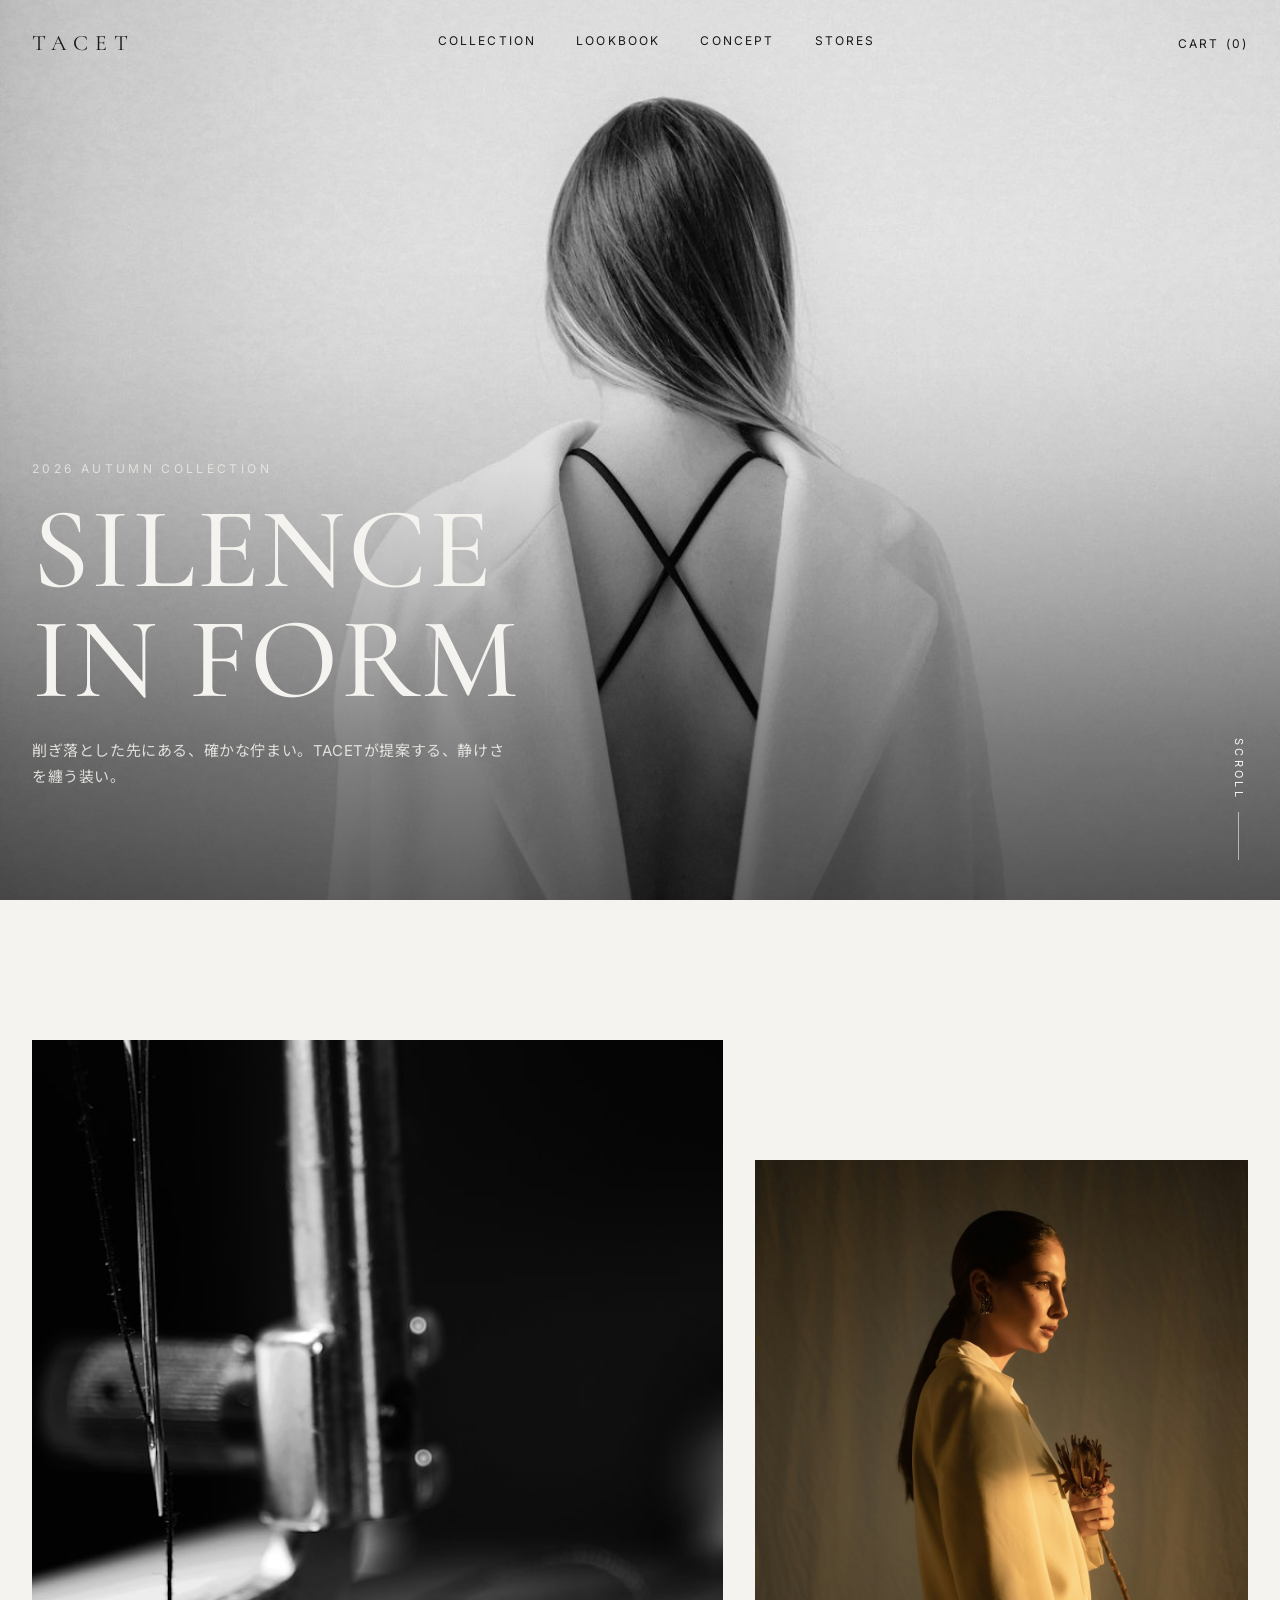
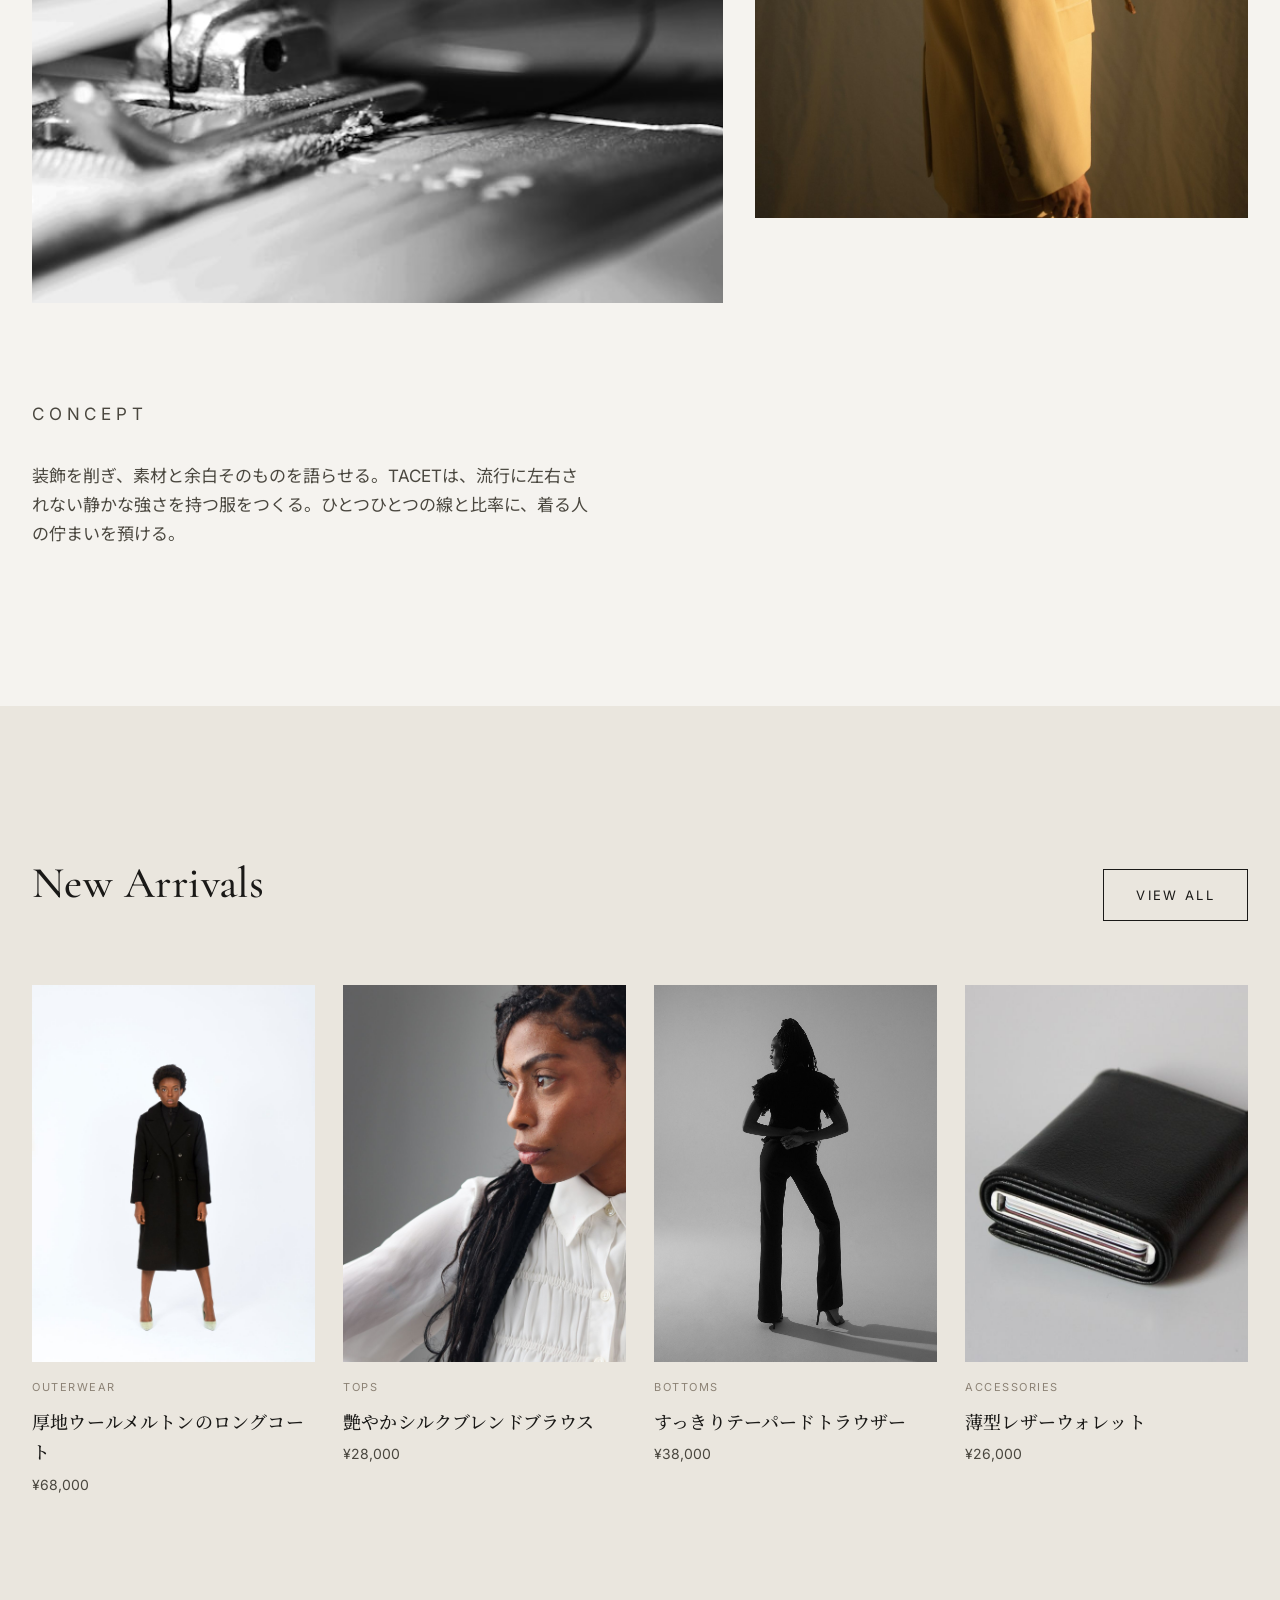
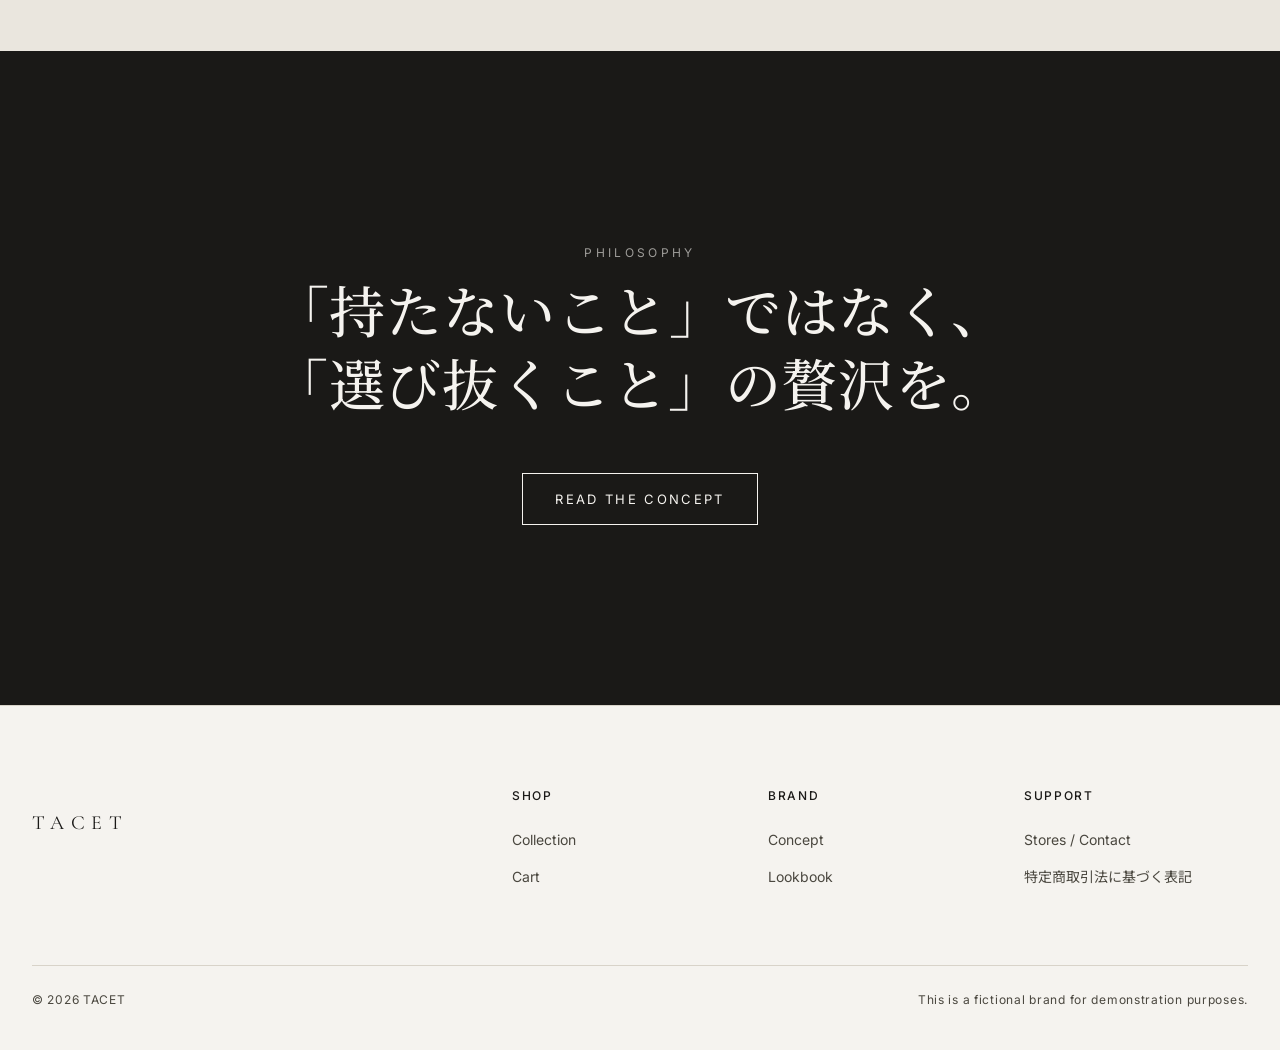
<file: index.html>
<!DOCTYPE html>
<html lang="ja">
<head>
<meta charset="UTF-8">
<meta name="viewport" content="width=device-width, initial-scale=1.0">
<title>TACET — 静けさを、纏う。</title>
<link rel="preconnect" href="https://fonts.googleapis.com">
<link rel="preconnect" href="https://fonts.gstatic.com" crossorigin>
<link href="https://fonts.googleapis.com/css2?family=Cormorant+Garamond:wght@400;500;600&family=Inter:wght@400;500&family=Noto+Sans+JP:wght@300;400;500&family=Noto+Serif+JP:wght@500&display=swap" rel="stylesheet">
<link rel="stylesheet" href="css/style.css">
</head>
<body>

<header class="site-header">
  <div class="container">
    <a href="index.html" class="logo">TACET</a>
    <nav class="main-nav">
      <a href="collection.html">Collection</a>
      <a href="lookbook.html">Lookbook</a>
      <a href="concept.html">Concept</a>
      <a href="contact.html">Stores</a>
    </nav>
    <div class="header-actions">
      <a href="cart.html" class="cart-link">Cart<span class="cart-count" data-cart-count>(0)</span></a>
      <button class="nav-toggle" aria-label="メニューを開く">Menu</button>
    </div>
  </div>
</header>

<main>

  <section class="hero">
    <img class="ph" src="assets/images/concept/concept-hero.jpg" alt="静けさを纏うTACETのイメージビジュアル">
    <div class="container hero-content">
      <p class="eyebrow" style="color:rgba(245,243,239,.7)">2026 Autumn Collection</p>
      <h1 class="hero-title">SILENCE<br>IN FORM</h1>
      <p class="hero-sub">削ぎ落とした先にある、確かな佇まい。TACETが提案する、静けさを纏う装い。</p>
    </div>
    <span class="scroll-cue">Scroll</span>
  </section>

  <section class="section-pad">
    <div class="container">
      <div class="offset-grid">
        <img class="ph" src="assets/images/concept/concept-material.jpg" alt="上質な天然素材の織り目のクローズアップ" loading="lazy">
        <img class="ph" src="assets/images/concept/concept-presence.jpg" alt="服を纏う人の静かな佇まい" loading="lazy">
        <div class="editorial-copy">
          <p class="eyebrow">Concept</p>
          <p>装飾を削ぎ、素材と余白そのものを語らせる。TACETは、流行に左右されない静かな強さを持つ服をつくる。ひとつひとつの線と比率に、着る人の佇まいを預ける。</p>
        </div>
      </div>
    </div>
  </section>

  <section class="section-pad" style="background:var(--color-bg-alt)">
    <div class="container">
      <div class="section-head">
        <h2>New Arrivals</h2>
        <a href="collection.html" class="btn">View All</a>
      </div>
      <div class="product-row">
        <a class="product-card" href="product.html?id=p01">
          <img class="ph" src="assets/images/p01-1.jpg" alt="厚地ウールメルトンのロングコート" loading="lazy">
          <p class="cat">Outerwear</p>
          <h3>厚地ウールメルトンのロングコート</h3>
          <p class="price">¥68,000</p>
        </a>
        <a class="product-card" href="product.html?id=p05">
          <img class="ph" src="assets/images/p05-1.jpg" alt="艶やかシルクブレンドブラウス" loading="lazy">
          <p class="cat">Tops</p>
          <h3>艶やかシルクブレンドブラウス</h3>
          <p class="price">¥28,000</p>
        </a>
        <a class="product-card" href="product.html?id=p09">
          <img class="ph" src="assets/images/p09-1.jpg" alt="すっきりテーパードトラウザー" loading="lazy">
          <p class="cat">Bottoms</p>
          <h3>すっきりテーパードトラウザー</h3>
          <p class="price">¥38,000</p>
        </a>
        <a class="product-card" href="product.html?id=p13">
          <img class="ph" src="assets/images/p13-1.jpg" alt="薄型レザーウォレット" loading="lazy">
          <p class="cat">Accessories</p>
          <h3>薄型レザーウォレット</h3>
          <p class="price">¥26,000</p>
        </a>
      </div>
    </div>
  </section>

  <section class="concept-teaser" data-header-invert>
    <div class="container">
      <p class="eyebrow">Philosophy</p>
      <h2>「持たないこと」ではなく、<br>「選び抜くこと」の贅沢を。</h2>
      <a href="concept.html" class="btn btn-inverse">Read the Concept</a>
    </div>
  </section>

</main>

<footer class="site-footer">
  <div class="container">
    <div class="footer-grid">
      <div>
        <p class="logo" style="color:var(--color-ink); font-size:20px;">TACET</p>
      </div>
      <div>
        <h4>Shop</h4>
        <ul>
          <li><a href="collection.html">Collection</a></li>
          <li><a href="cart.html">Cart</a></li>
        </ul>
      </div>
      <div>
        <h4>Brand</h4>
        <ul>
          <li><a href="concept.html">Concept</a></li>
          <li><a href="lookbook.html">Lookbook</a></li>
        </ul>
      </div>
      <div>
        <h4>Support</h4>
        <ul>
          <li><a href="contact.html">Stores / Contact</a></li>
          <li><a href="legal.html">特定商取引法に基づく表記</a></li>
        </ul>
      </div>
    </div>
    <div class="footer-bottom">
      <span>&copy; 2026 TACET</span>
      <span>This is a fictional brand for demonstration purposes.</span>
    </div>
  </div>
</footer>

<script src="js/main.js"></script>
</body>
</html>
</file>
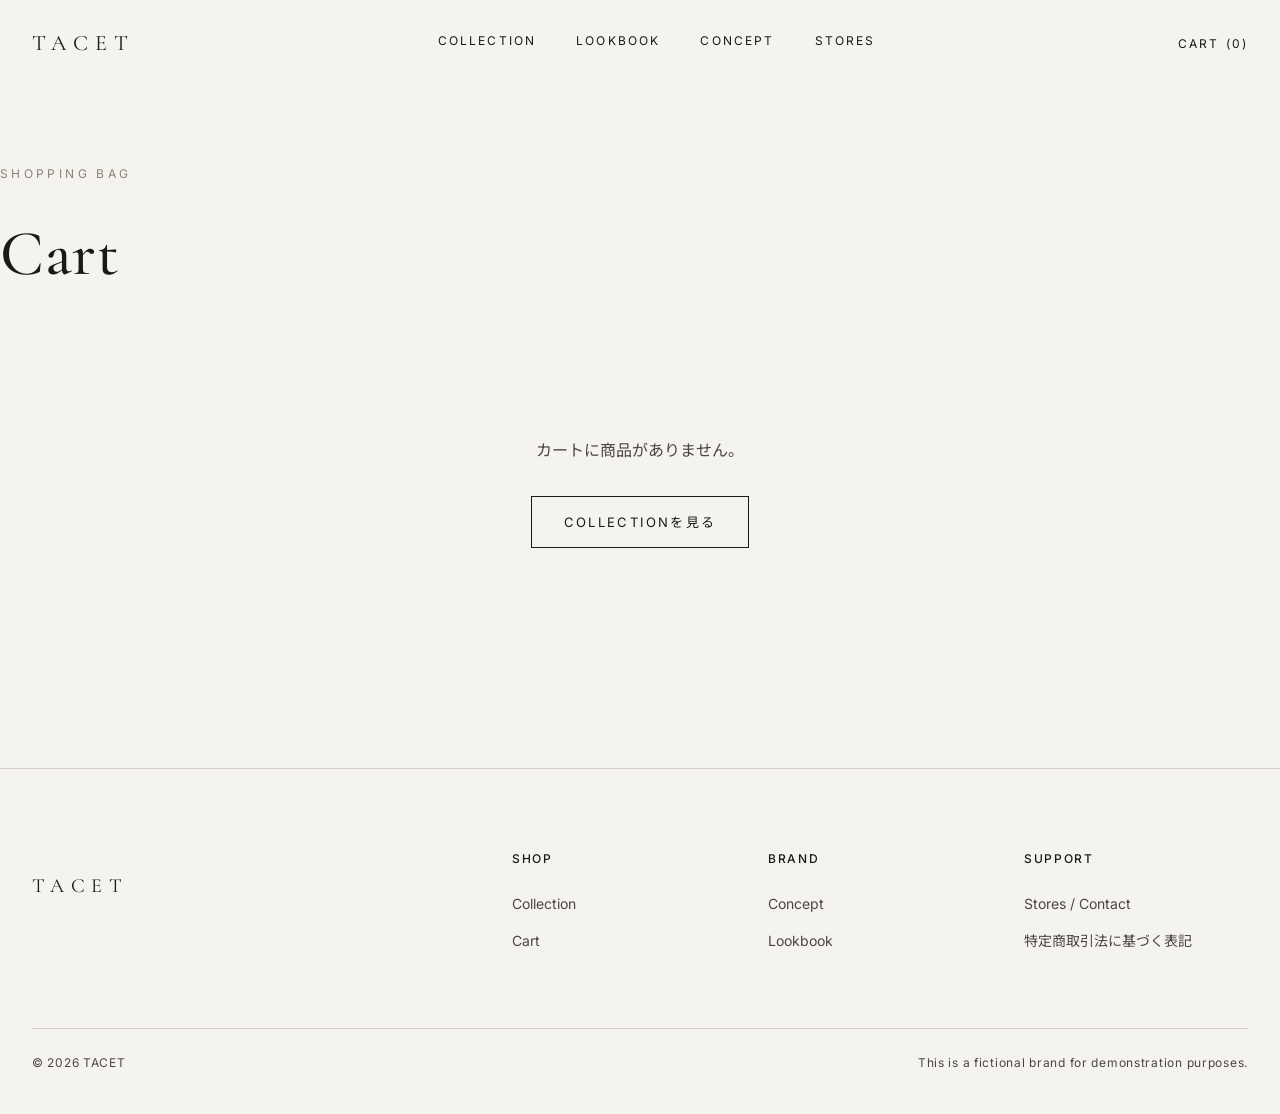
<file: cart.html>
<!DOCTYPE html>
<html lang="ja">
<head>
<meta charset="UTF-8">
<meta name="viewport" content="width=device-width, initial-scale=1.0">
<title>Cart — TACET</title>
<link rel="preconnect" href="https://fonts.googleapis.com">
<link rel="preconnect" href="https://fonts.gstatic.com" crossorigin>
<link href="https://fonts.googleapis.com/css2?family=Cormorant+Garamond:wght@400;500;600&family=Inter:wght@400;500&family=Noto+Sans+JP:wght@300;400;500&family=Noto+Serif+JP:wght@500&display=swap" rel="stylesheet">
<link rel="stylesheet" href="css/style.css">
<link rel="stylesheet" href="css/pages/cart.css">
</head>
<body>

<header class="site-header">
  <div class="container">
    <a href="index.html" class="logo">TACET</a>
    <nav class="main-nav">
      <a href="collection.html">Collection</a>
      <a href="lookbook.html">Lookbook</a>
      <a href="concept.html">Concept</a>
      <a href="contact.html">Stores</a>
    </nav>
    <div class="header-actions">
      <a href="cart.html" class="cart-link" aria-current="page">Cart<span class="cart-count" data-cart-count>(0)</span></a>
      <button class="nav-toggle" aria-label="メニューを開く">Menu</button>
    </div>
  </div>
</header>

<main>

  <section class="page-header container">
    <p class="eyebrow">Shopping Bag</p>
    <h1>Cart</h1>
  </section>

  <section class="cart-section container">

    <div id="cart-empty" class="cart-empty">
      <p>カートに商品がありません。</p>
      <a href="collection.html" class="btn">Collectionを見る</a>
    </div>

    <div id="cart-content" class="cart-content" hidden>
      <div class="cart-list" id="cart-list" aria-live="polite"></div>

      <aside class="cart-summary">
        <h2>Order Summary</h2>
        <div class="summary-row">
          <span>小計</span>
          <span id="cart-subtotal">¥0</span>
        </div>
        <div class="summary-row summary-total">
          <span>合計</span>
          <span id="cart-total">¥0</span>
        </div>
        <p class="summary-note">送料・お支払い方法は購入手続き画面でご確認いただけます。</p>
        <a href="checkout.html" class="btn btn-block">Checkoutへ進む</a>
      </aside>
    </div>

  </section>

</main>

<footer class="site-footer">
  <div class="container">
    <div class="footer-grid">
      <div>
        <p class="logo" style="color:var(--color-ink); font-size:20px;">TACET</p>
      </div>
      <div>
        <h4>Shop</h4>
        <ul>
          <li><a href="collection.html">Collection</a></li>
          <li><a href="cart.html">Cart</a></li>
        </ul>
      </div>
      <div>
        <h4>Brand</h4>
        <ul>
          <li><a href="concept.html">Concept</a></li>
          <li><a href="lookbook.html">Lookbook</a></li>
        </ul>
      </div>
      <div>
        <h4>Support</h4>
        <ul>
          <li><a href="contact.html">Stores / Contact</a></li>
          <li><a href="legal.html">特定商取引法に基づく表記</a></li>
        </ul>
      </div>
    </div>
    <div class="footer-bottom">
      <span>&copy; 2026 TACET</span>
      <span>This is a fictional brand for demonstration purposes.</span>
    </div>
  </div>
</footer>

<script src="js/main.js"></script>
<script src="js/cart.js"></script>
<script src="js/pages/cart.js"></script>
</body>
</html>
</file>
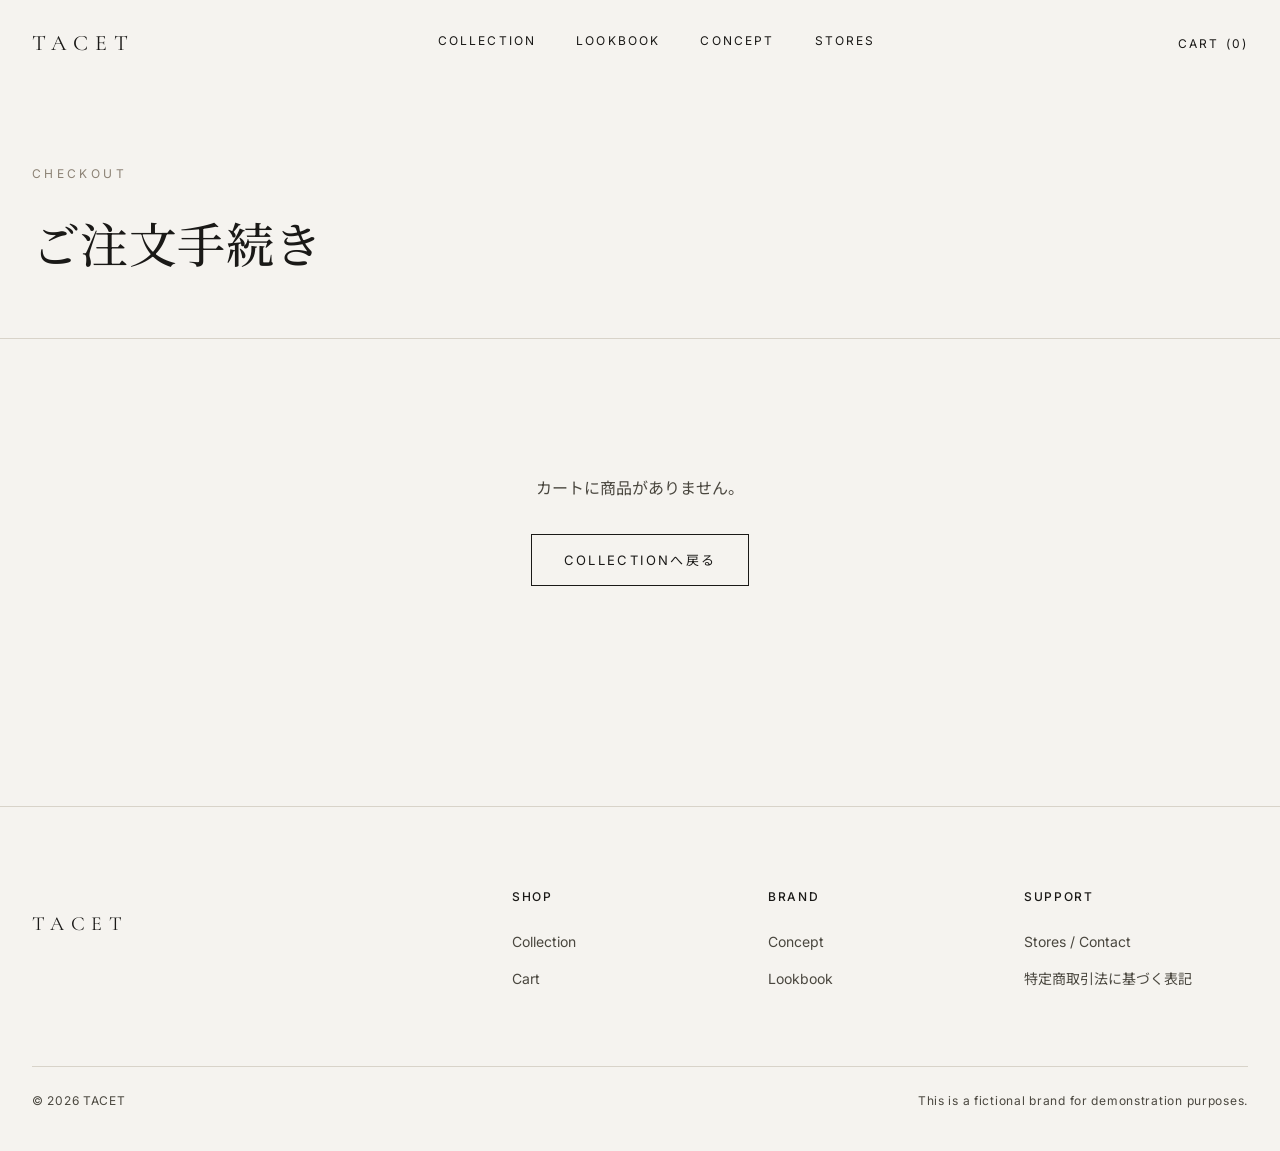
<file: checkout.html>
<!DOCTYPE html>
<html lang="ja">
<head>
<meta charset="UTF-8">
<meta name="viewport" content="width=device-width, initial-scale=1.0">
<title>Checkout — TACET</title>
<link rel="preconnect" href="https://fonts.googleapis.com">
<link rel="preconnect" href="https://fonts.gstatic.com" crossorigin>
<link href="https://fonts.googleapis.com/css2?family=Cormorant+Garamond:wght@400;500;600&family=Inter:wght@400;500&family=Noto+Sans+JP:wght@300;400;500&family=Noto+Serif+JP:wght@500&display=swap" rel="stylesheet">
<link rel="stylesheet" href="css/style.css">
<link rel="stylesheet" href="css/pages/checkout.css">
</head>
<body>

<header class="site-header">
  <div class="container">
    <a href="index.html" class="logo">TACET</a>
    <nav class="main-nav">
      <a href="collection.html">Collection</a>
      <a href="lookbook.html">Lookbook</a>
      <a href="concept.html">Concept</a>
      <a href="contact.html">Stores</a>
    </nav>
    <div class="header-actions">
      <a href="cart.html" class="cart-link">Cart<span class="cart-count" data-cart-count>(0)</span></a>
      <button class="nav-toggle" aria-label="メニューを開く">Menu</button>
    </div>
  </div>
</header>

<main>

  <section class="checkout-hero" data-checkout-hero>
    <div class="container">
      <p class="eyebrow">Checkout</p>
      <h1>ご注文手続き</h1>
    </div>
  </section>

  <section class="section-pad checkout-section" data-view="form">

    <!-- 空カート時 -->
    <div class="container checkout-empty" data-checkout-empty hidden>
      <p>カートに商品がありません。</p>
      <a href="collection.html" class="btn">Collectionへ戻る</a>
    </div>

    <!-- 入力・確認フォーム -->
    <div class="container checkout-grid" data-checkout-form hidden>
      <form class="checkout-form" data-order-form novalidate>
        <h2>配送先情報</h2>

        <div class="form-row">
          <label for="name">氏名<span class="required">必須</span></label>
          <input type="text" id="name" name="name" autocomplete="name" required>
        </div>

        <div class="form-row form-row-split">
          <div>
            <label for="zip">郵便番号<span class="required">必須</span></label>
            <input type="text" id="zip" name="zip" autocomplete="postal-code" placeholder="000-0000" required>
          </div>
          <div>
            <label for="tel">電話番号<span class="required">必須</span></label>
            <input type="tel" id="tel" name="tel" autocomplete="tel" required>
          </div>
        </div>

        <div class="form-row">
          <label for="address">住所<span class="required">必須</span></label>
          <input type="text" id="address" name="address" autocomplete="street-address" required>
        </div>

        <div class="form-row">
          <label for="email">メールアドレス<span class="required">必須</span></label>
          <input type="email" id="email" name="email" autocomplete="email" required>
        </div>

        <h2 class="section-gap">お支払い方法</h2>

        <div class="form-row form-row-radio">
          <label class="radio-label">
            <input type="radio" name="payment" value="credit" checked>
            クレジットカード（モック）
          </label>
          <label class="radio-label">
            <input type="radio" name="payment" value="cod">
            代金引換
          </label>
        </div>

        <p class="checkout-note">※本サイトはデモです。実際の決済は行われません。</p>

        <button type="submit" class="btn btn-order">注文を確定する</button>
      </form>

      <aside class="order-summary">
        <h2>注文内容</h2>
        <ul class="order-items" data-order-items></ul>
        <div class="order-total-row">
          <span>小計</span>
          <span data-order-subtotal>¥0</span>
        </div>
        <div class="order-total-row">
          <span>送料</span>
          <span>¥0</span>
        </div>
        <div class="order-total-row order-total-row-final">
          <span>合計</span>
          <span data-order-total>¥0</span>
        </div>
      </aside>
    </div>

  </section>

  <!-- 注文確認完了画面 -->
  <section class="section-pad checkout-complete" data-checkout-complete hidden>
    <div class="container">
      <p class="eyebrow">Thank you</p>
      <h1>ご注文ありがとうございます</h1>
      <p class="checkout-complete-text">ご注文を承りました。確認のご連絡は登録いただいたメールアドレス宛にお送りいたします（本サイトはデモのため、実際のメール送信は行われません）。</p>
      <p class="checkout-order-no" data-order-number></p>
      <a href="index.html" class="btn">Homeへ戻る</a>
    </div>
  </section>

</main>

<footer class="site-footer">
  <div class="container">
    <div class="footer-grid">
      <div>
        <p class="logo" style="color:var(--color-ink); font-size:20px;">TACET</p>
      </div>
      <div>
        <h4>Shop</h4>
        <ul>
          <li><a href="collection.html">Collection</a></li>
          <li><a href="cart.html">Cart</a></li>
        </ul>
      </div>
      <div>
        <h4>Brand</h4>
        <ul>
          <li><a href="concept.html">Concept</a></li>
          <li><a href="lookbook.html">Lookbook</a></li>
        </ul>
      </div>
      <div>
        <h4>Support</h4>
        <ul>
          <li><a href="contact.html">Stores / Contact</a></li>
          <li><a href="legal.html">特定商取引法に基づく表記</a></li>
        </ul>
      </div>
    </div>
    <div class="footer-bottom">
      <span>&copy; 2026 TACET</span>
      <span>This is a fictional brand for demonstration purposes.</span>
    </div>
  </div>
</footer>

<script src="js/main.js"></script>
<script src="js/cart.js"></script>
<script src="js/pages/checkout.js"></script>
</body>
</html>
</file>
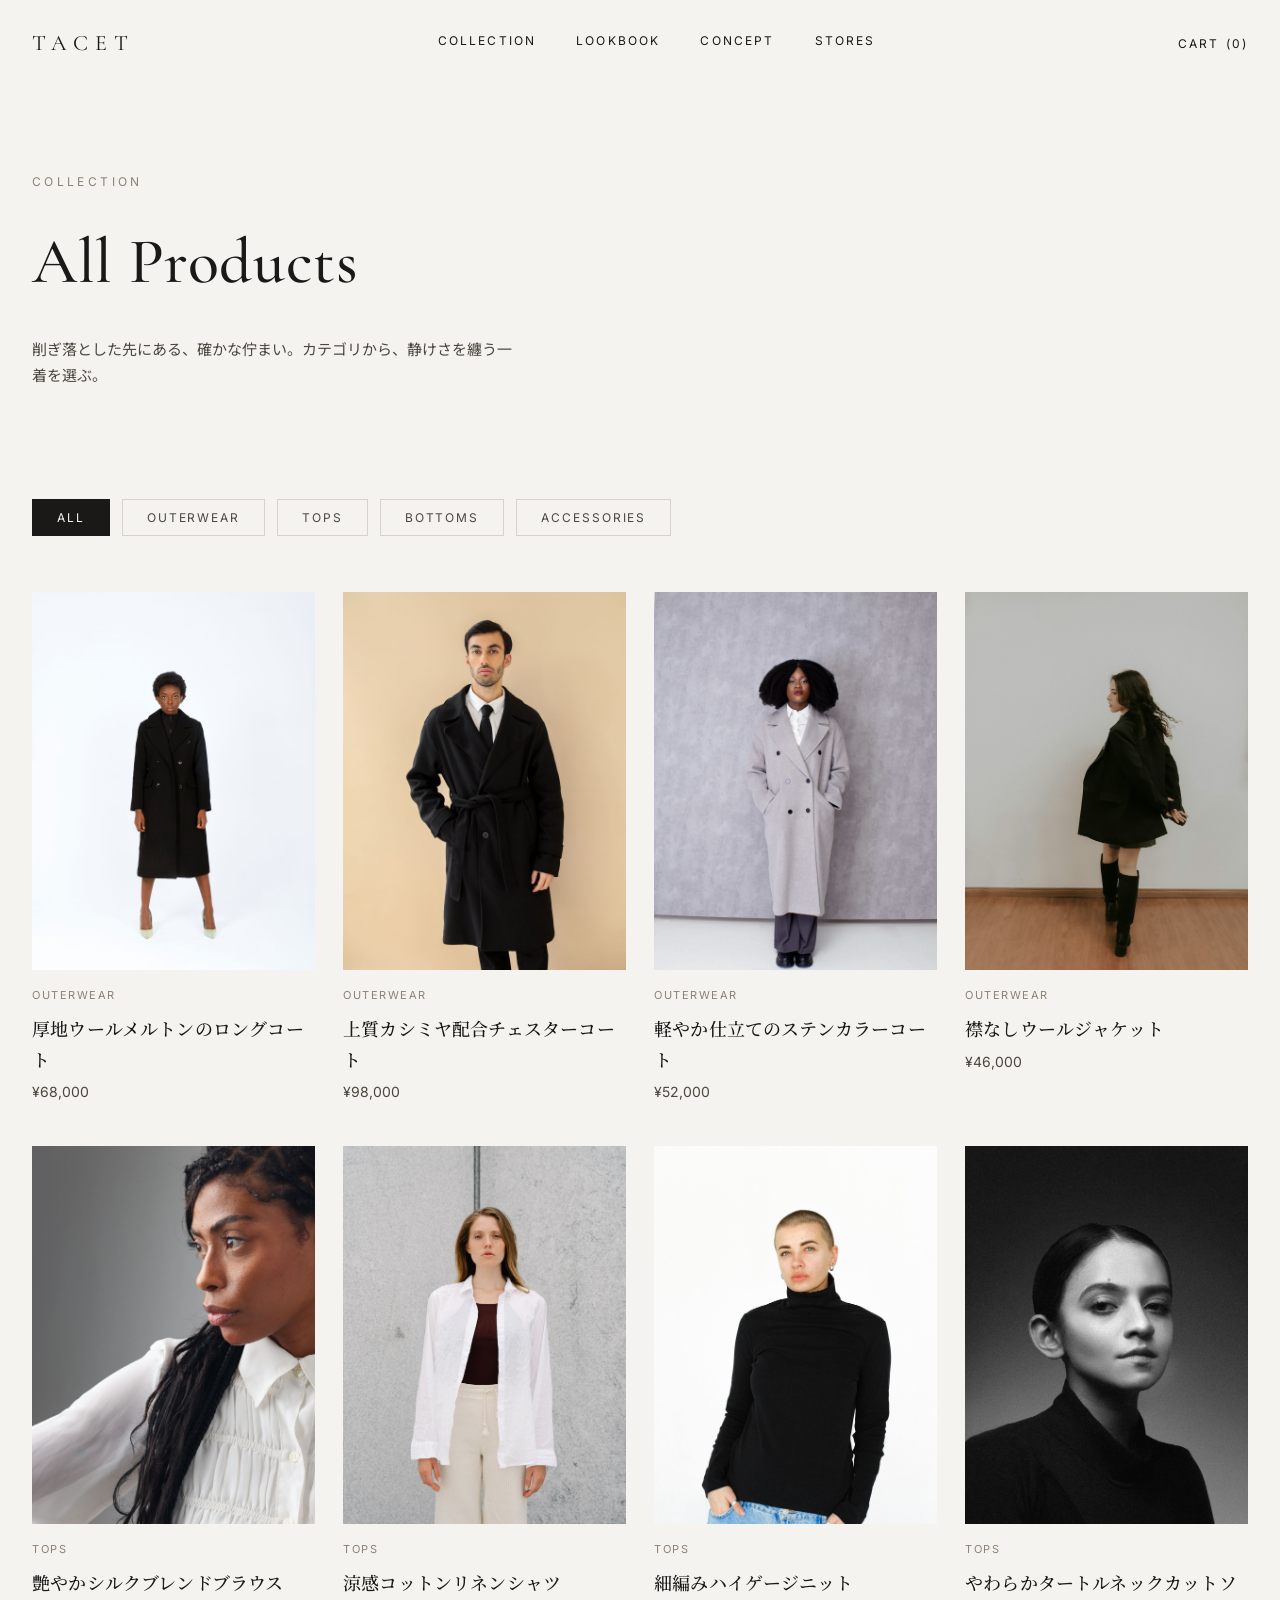
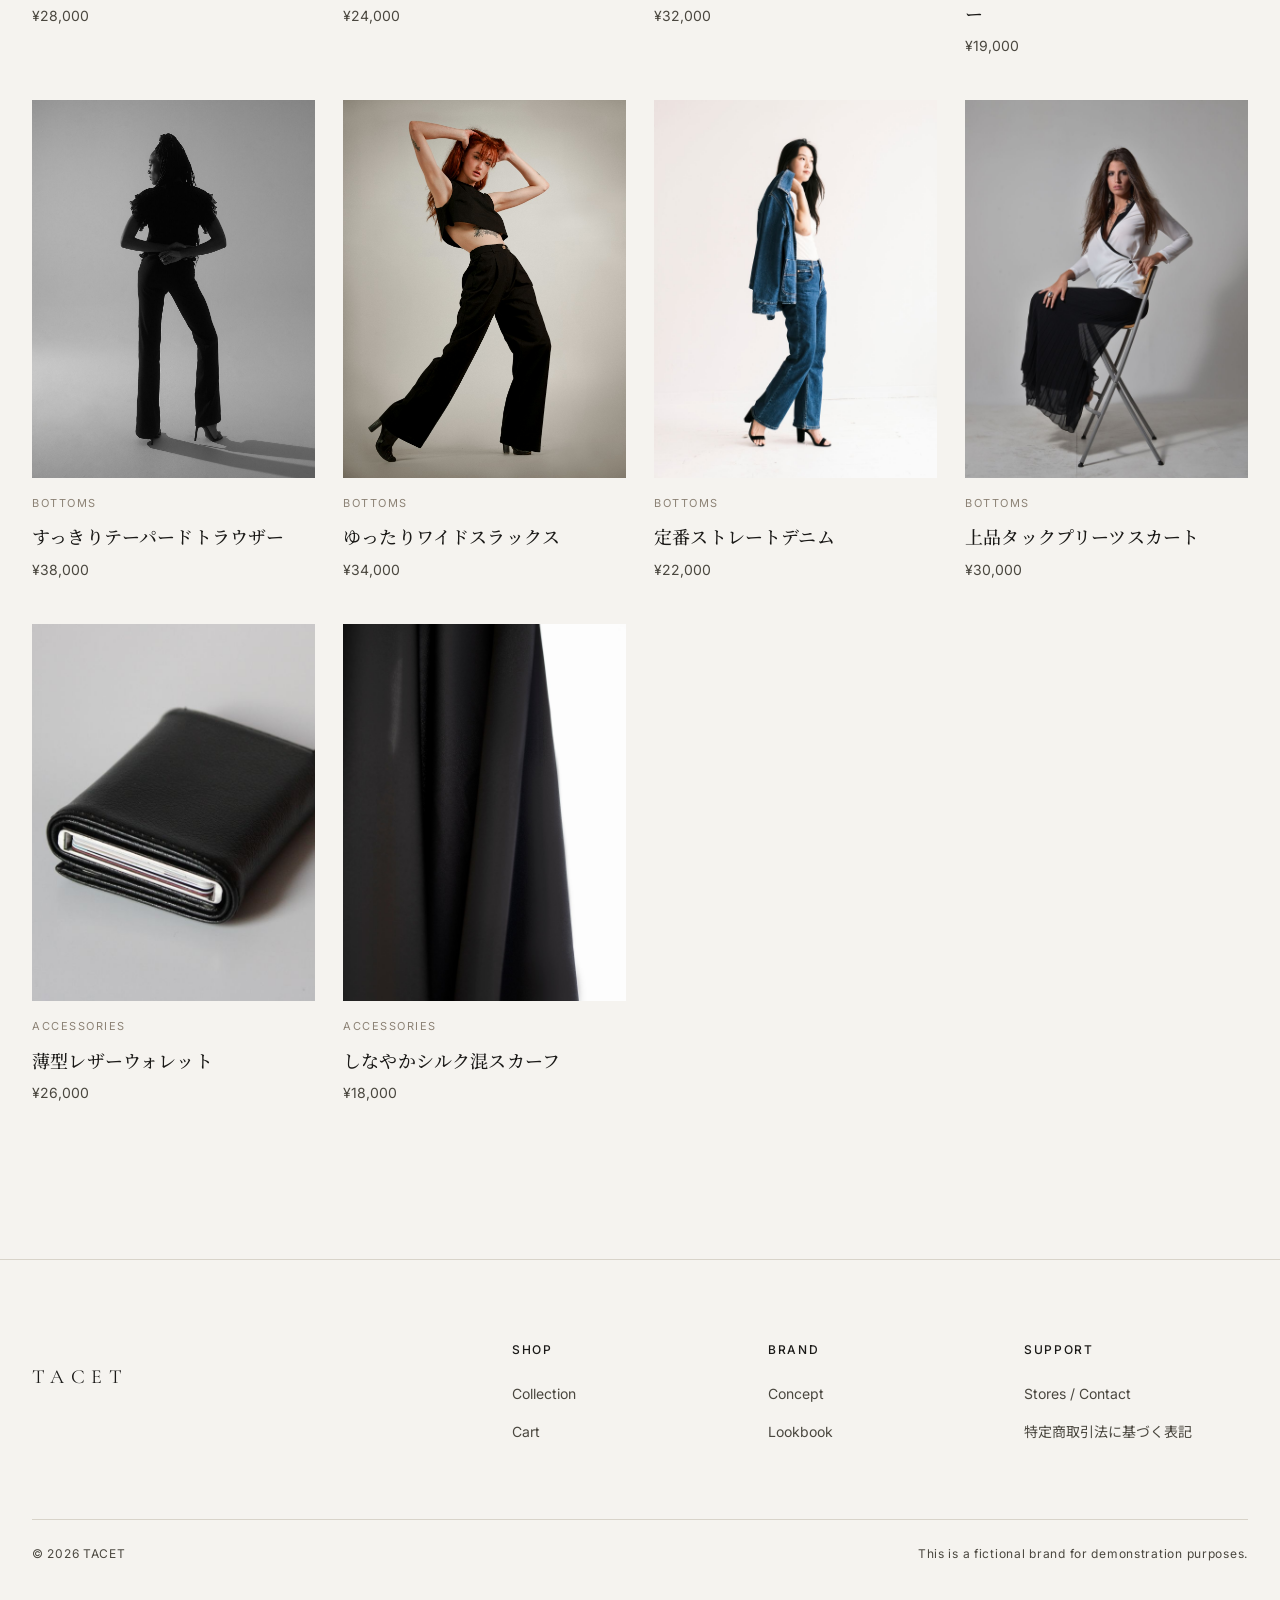
<file: collection.html>
<!DOCTYPE html>
<html lang="ja">
<head>
<meta charset="UTF-8">
<meta name="viewport" content="width=device-width, initial-scale=1.0">
<title>Collection — TACET</title>
<link rel="preconnect" href="https://fonts.googleapis.com">
<link rel="preconnect" href="https://fonts.gstatic.com" crossorigin>
<link href="https://fonts.googleapis.com/css2?family=Cormorant+Garamond:wght@400;500;600&family=Inter:wght@400;500&family=Noto+Sans+JP:wght@300;400;500&family=Noto+Serif+JP:wght@500&display=swap" rel="stylesheet">
<link rel="stylesheet" href="css/style.css">
<link rel="stylesheet" href="css/pages/collection.css">
</head>
<body>

<header class="site-header">
  <div class="container">
    <a href="index.html" class="logo">TACET</a>
    <nav class="main-nav">
      <a href="collection.html" aria-current="page">Collection</a>
      <a href="lookbook.html">Lookbook</a>
      <a href="concept.html">Concept</a>
      <a href="contact.html">Stores</a>
    </nav>
    <div class="header-actions">
      <a href="cart.html" class="cart-link">Cart<span class="cart-count" data-cart-count>(0)</span></a>
      <button class="nav-toggle" aria-label="メニューを開く">Menu</button>
    </div>
  </div>
</header>

<main>

  <section class="page-head">
    <div class="container">
      <p class="eyebrow">Collection</p>
      <h1>All Products</h1>
      <p class="page-head-lead">削ぎ落とした先にある、確かな佇まい。カテゴリから、静けさを纏う一着を選ぶ。</p>
    </div>
  </section>

  <section class="section-pad" style="padding-top: 0;">
    <div class="container">
      <div class="filter-bar" role="group" aria-label="カテゴリで絞り込む" data-filter-bar>
        <button type="button" class="filter-btn is-active" data-filter="All">All</button>
        <button type="button" class="filter-btn" data-filter="Outerwear">Outerwear</button>
        <button type="button" class="filter-btn" data-filter="Tops">Tops</button>
        <button type="button" class="filter-btn" data-filter="Bottoms">Bottoms</button>
        <button type="button" class="filter-btn" data-filter="Accessories">Accessories</button>
      </div>

      <div class="product-row collection-grid" data-product-grid aria-live="polite"></div>
    </div>
  </section>

</main>

<footer class="site-footer">
  <div class="container">
    <div class="footer-grid">
      <div>
        <p class="logo" style="color:var(--color-ink); font-size:20px;">TACET</p>
      </div>
      <div>
        <h4>Shop</h4>
        <ul>
          <li><a href="collection.html">Collection</a></li>
          <li><a href="cart.html">Cart</a></li>
        </ul>
      </div>
      <div>
        <h4>Brand</h4>
        <ul>
          <li><a href="concept.html">Concept</a></li>
          <li><a href="lookbook.html">Lookbook</a></li>
        </ul>
      </div>
      <div>
        <h4>Support</h4>
        <ul>
          <li><a href="contact.html">Stores / Contact</a></li>
          <li><a href="legal.html">特定商取引法に基づく表記</a></li>
        </ul>
      </div>
    </div>
    <div class="footer-bottom">
      <span>&copy; 2026 TACET</span>
      <span>This is a fictional brand for demonstration purposes.</span>
    </div>
  </div>
</footer>

<script src="js/products.js"></script>
<script src="js/pages/collection.js"></script>
<script src="js/main.js"></script>
</body>
</html>
</file>
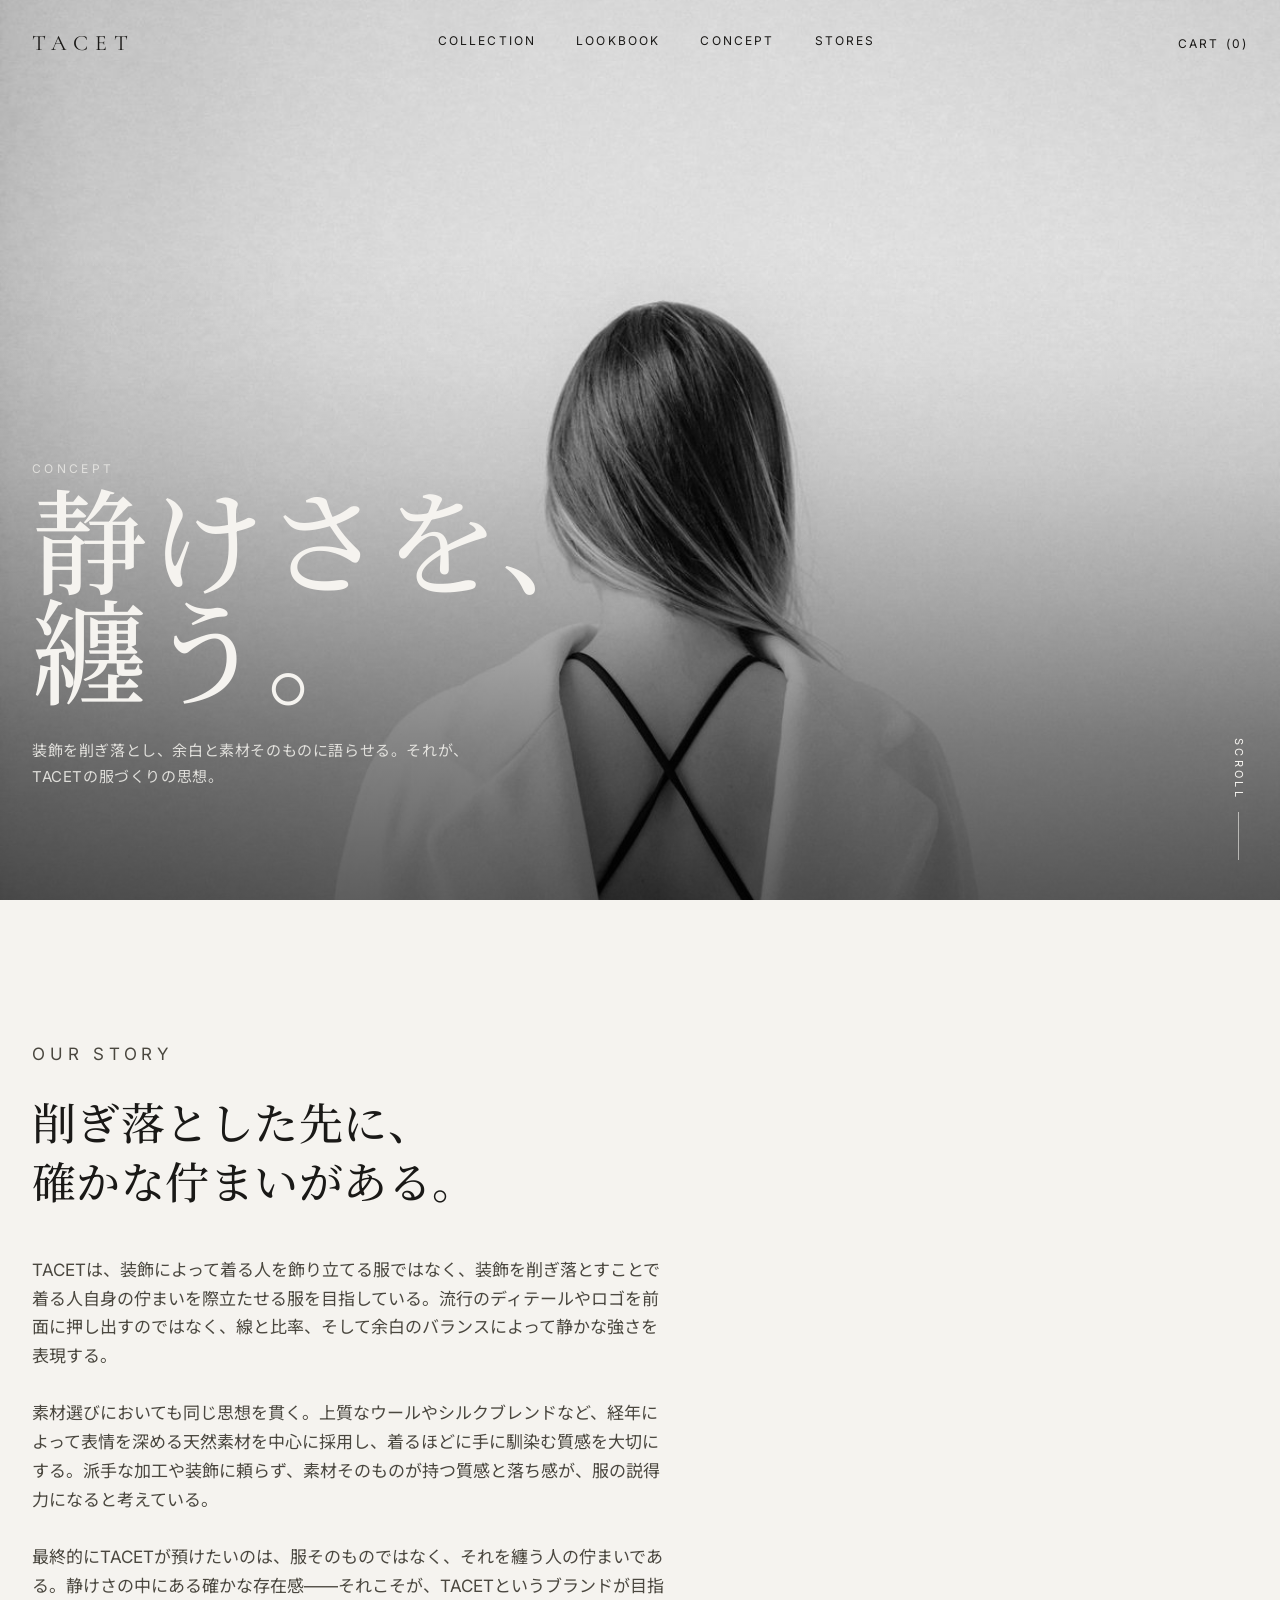
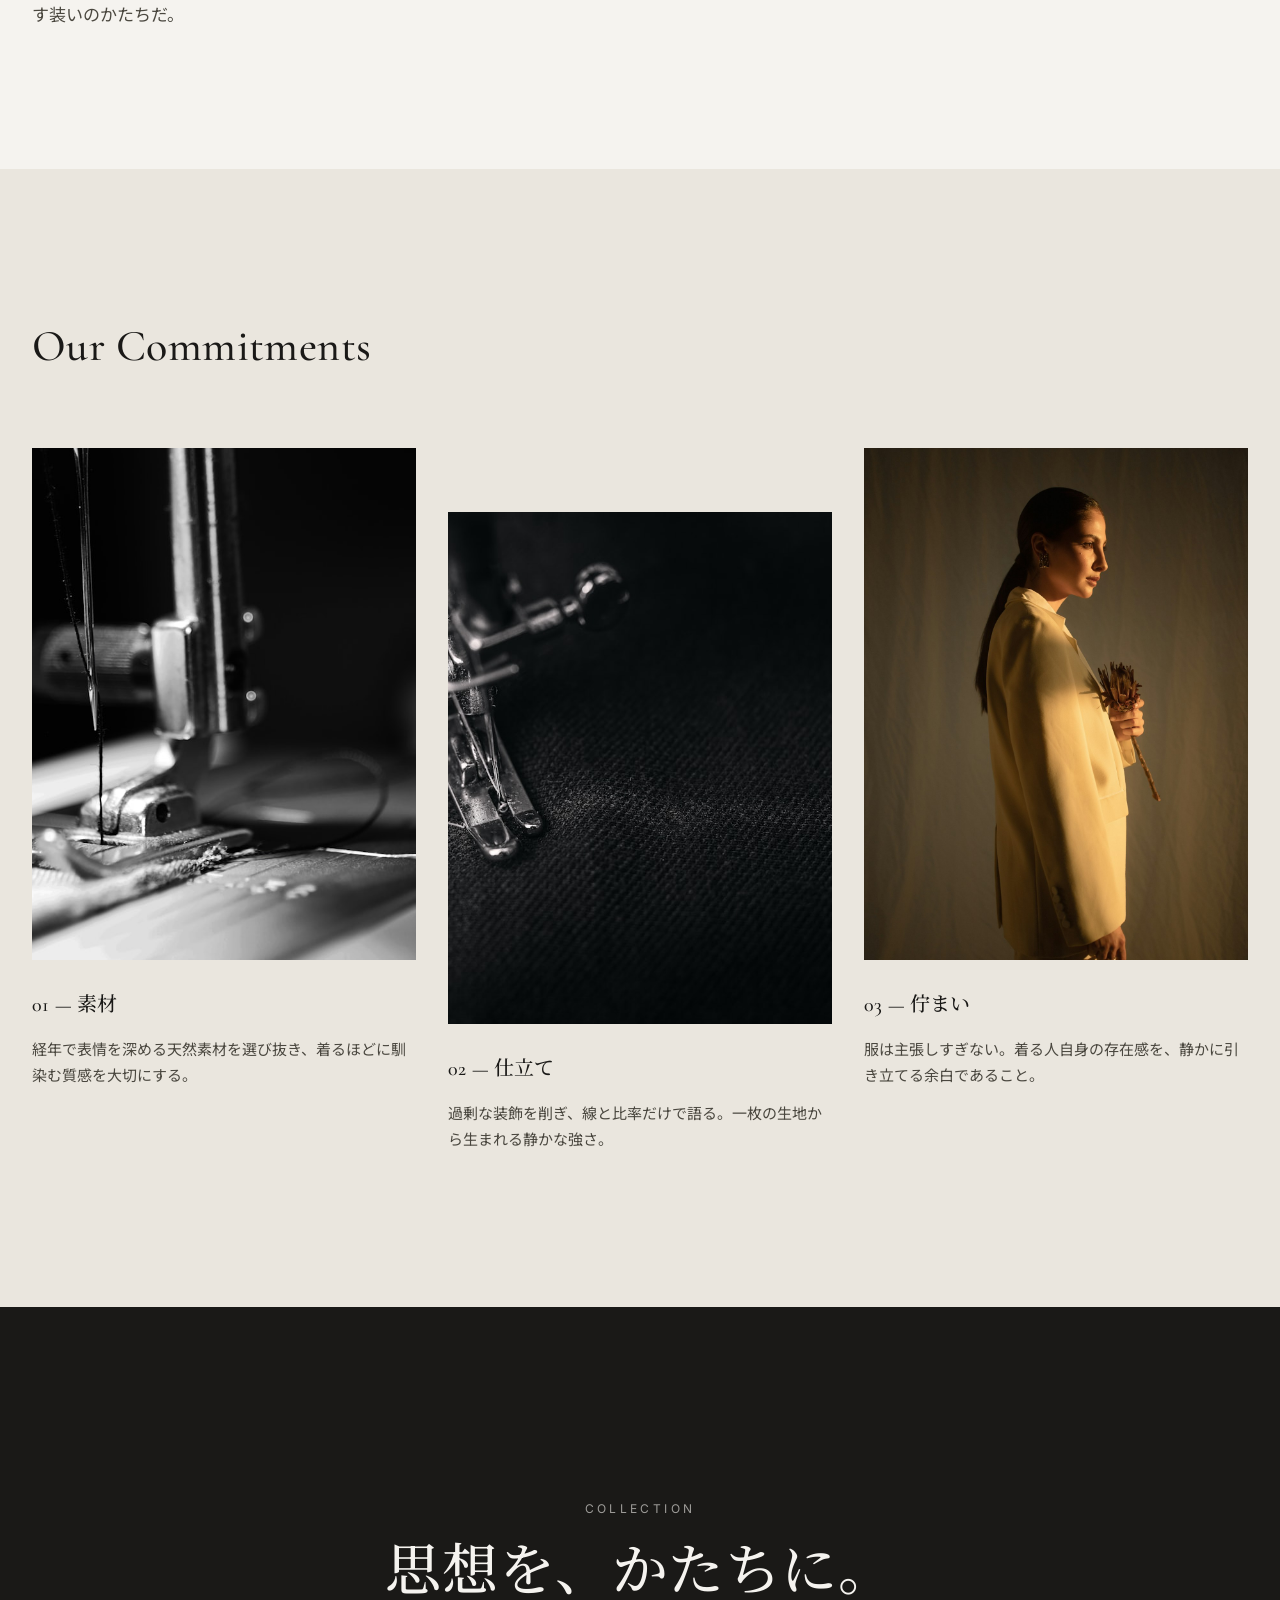
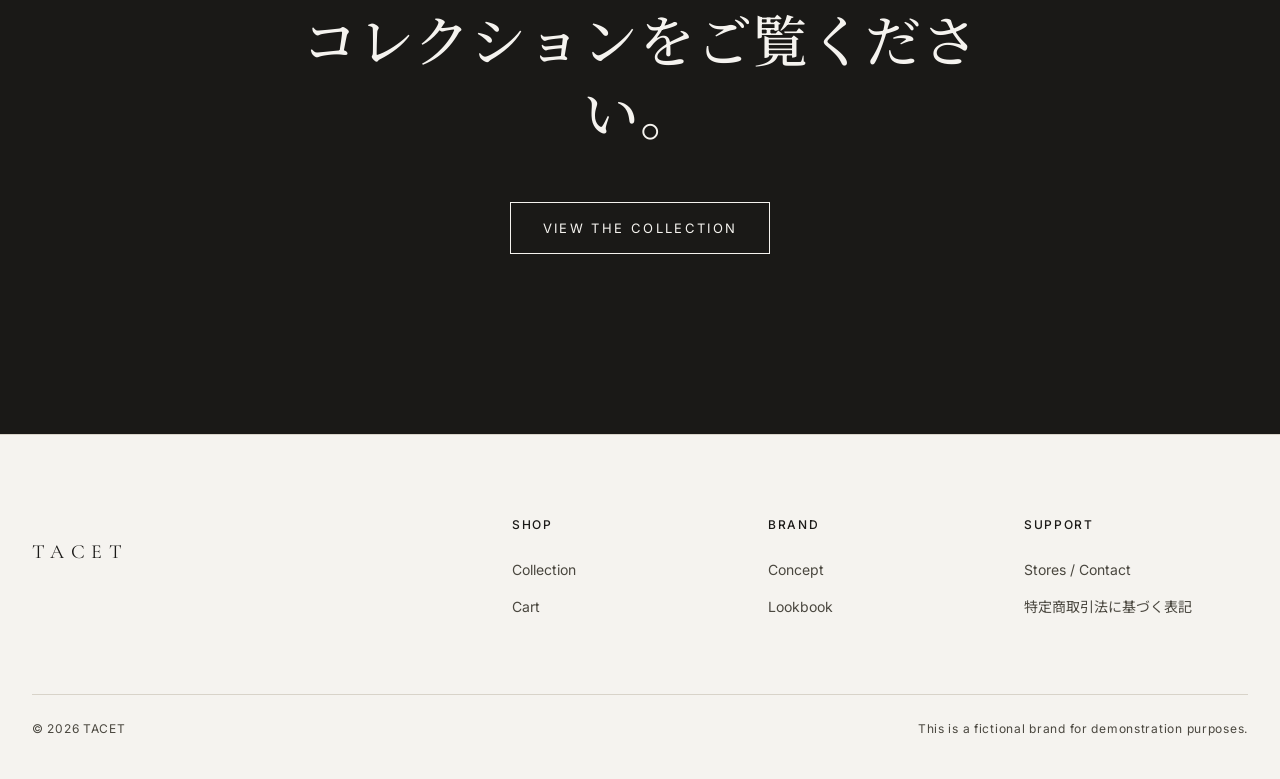
<file: concept.html>
<!DOCTYPE html>
<html lang="ja">
<head>
<meta charset="UTF-8">
<meta name="viewport" content="width=device-width, initial-scale=1.0">
<title>Concept — TACET</title>
<link rel="preconnect" href="https://fonts.googleapis.com">
<link rel="preconnect" href="https://fonts.gstatic.com" crossorigin>
<link href="https://fonts.googleapis.com/css2?family=Cormorant+Garamond:wght@400;500;600&family=Inter:wght@400;500&family=Noto+Sans+JP:wght@300;400;500&family=Noto+Serif+JP:wght@500&display=swap" rel="stylesheet">
<link rel="stylesheet" href="css/style.css">
<link rel="stylesheet" href="css/pages/concept.css">
</head>
<body>

<header class="site-header">
  <div class="container">
    <a href="index.html" class="logo">TACET</a>
    <nav class="main-nav">
      <a href="collection.html">Collection</a>
      <a href="lookbook.html">Lookbook</a>
      <a href="concept.html" aria-current="page">Concept</a>
      <a href="contact.html">Stores</a>
    </nav>
    <div class="header-actions">
      <a href="cart.html" class="cart-link">Cart<span class="cart-count" data-cart-count>(0)</span></a>
      <button class="nav-toggle" aria-label="メニューを開く">Menu</button>
    </div>
  </div>
</header>

<main>

  <section class="hero">
    <img class="ph hero-media" src="assets/images/concept/concept-hero.jpg" alt="静けさを纏うTACETのイメージビジュアル">
    <div class="container hero-content">
      <p class="eyebrow" style="color:rgba(245,243,239,.7)">Concept</p>
      <h1 class="hero-title">静けさを、<br>纏う。</h1>
      <p class="hero-sub">装飾を削ぎ落とし、余白と素材そのものに語らせる。それが、TACETの服づくりの思想。</p>
    </div>
    <span class="scroll-cue">Scroll</span>
  </section>

  <section class="section-pad">
    <div class="container">
      <div class="story-copy">
        <p class="eyebrow">Our Story</p>
        <h2>削ぎ落とした先に、<br>確かな佇まいがある。</h2>
        <p>TACETは、装飾によって着る人を飾り立てる服ではなく、装飾を削ぎ落とすことで着る人自身の佇まいを際立たせる服を目指している。流行のディテールやロゴを前面に押し出すのではなく、線と比率、そして余白のバランスによって静かな強さを表現する。</p>
        <p>素材選びにおいても同じ思想を貫く。上質なウールやシルクブレンドなど、経年によって表情を深める天然素材を中心に採用し、着るほどに手に馴染む質感を大切にする。派手な加工や装飾に頼らず、素材そのものが持つ質感と落ち感が、服の説得力になると考えている。</p>
        <p>最終的にTACETが預けたいのは、服そのものではなく、それを纏う人の佇まいである。静けさの中にある確かな存在感——それこそが、TACETというブランドが目指す装いのかたちだ。</p>
      </div>
    </div>
  </section>

  <section class="section-pad" style="background:var(--color-bg-alt)">
    <div class="container">
      <div class="section-head">
        <h2>Our Commitments</h2>
      </div>
      <div class="commitment-grid">
        <div class="commitment-item">
          <img class="ph ph-1" src="assets/images/concept/concept-material.jpg" alt="上質な天然素材の織り目のクローズアップ" loading="lazy">
          <h3>01 — 素材</h3>
          <p>経年で表情を深める天然素材を選び抜き、着るほどに馴染む質感を大切にする。</p>
        </div>
        <div class="commitment-item is-offset">
          <img class="ph ph-2" src="assets/images/concept/concept-tailoring.jpg" alt="仕立ての線と比率を表す縫製ディテール" loading="lazy">
          <h3>02 — 仕立て</h3>
          <p>過剰な装飾を削ぎ、線と比率だけで語る。一枚の生地から生まれる静かな強さ。</p>
        </div>
        <div class="commitment-item">
          <img class="ph ph-3" src="assets/images/concept/concept-presence.jpg" alt="服を纏う人の静かな佇まいを表す抽象的なシルエット" loading="lazy">
          <h3>03 — 佇まい</h3>
          <p>服は主張しすぎない。着る人自身の存在感を、静かに引き立てる余白であること。</p>
        </div>
      </div>
    </div>
  </section>

  <section class="concept-teaser">
    <div class="container">
      <p class="eyebrow">Collection</p>
      <h2>思想を、かたちに。<br>コレクションをご覧ください。</h2>
      <a href="collection.html" class="btn btn-inverse">View the Collection</a>
    </div>
  </section>

</main>

<footer class="site-footer">
  <div class="container">
    <div class="footer-grid">
      <div>
        <p class="logo" style="color:var(--color-ink); font-size:20px;">TACET</p>
      </div>
      <div>
        <h4>Shop</h4>
        <ul>
          <li><a href="collection.html">Collection</a></li>
          <li><a href="cart.html">Cart</a></li>
        </ul>
      </div>
      <div>
        <h4>Brand</h4>
        <ul>
          <li><a href="concept.html">Concept</a></li>
          <li><a href="lookbook.html">Lookbook</a></li>
        </ul>
      </div>
      <div>
        <h4>Support</h4>
        <ul>
          <li><a href="contact.html">Stores / Contact</a></li>
          <li><a href="legal.html">特定商取引法に基づく表記</a></li>
        </ul>
      </div>
    </div>
    <div class="footer-bottom">
      <span>&copy; 2026 TACET</span>
      <span>This is a fictional brand for demonstration purposes.</span>
    </div>
  </div>
</footer>

<script src="js/main.js"></script>
</body>
</html>
</file>
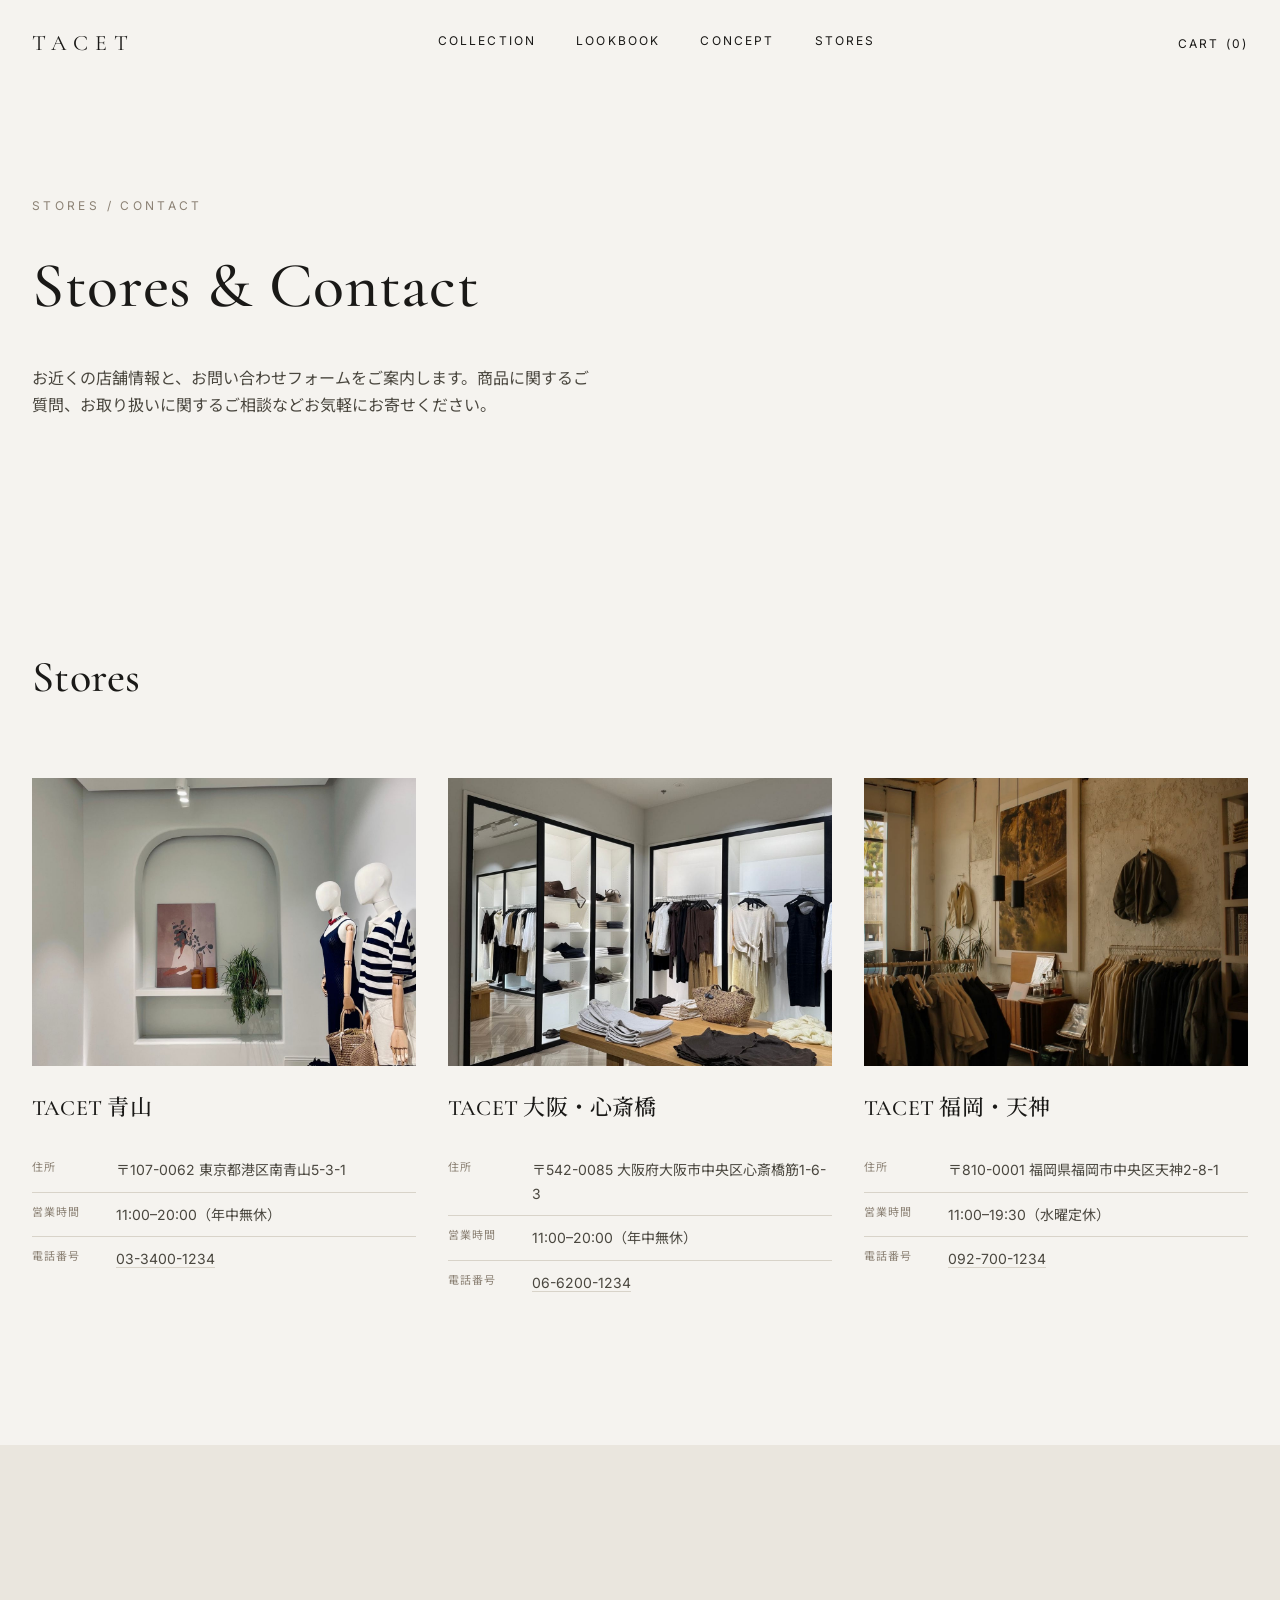
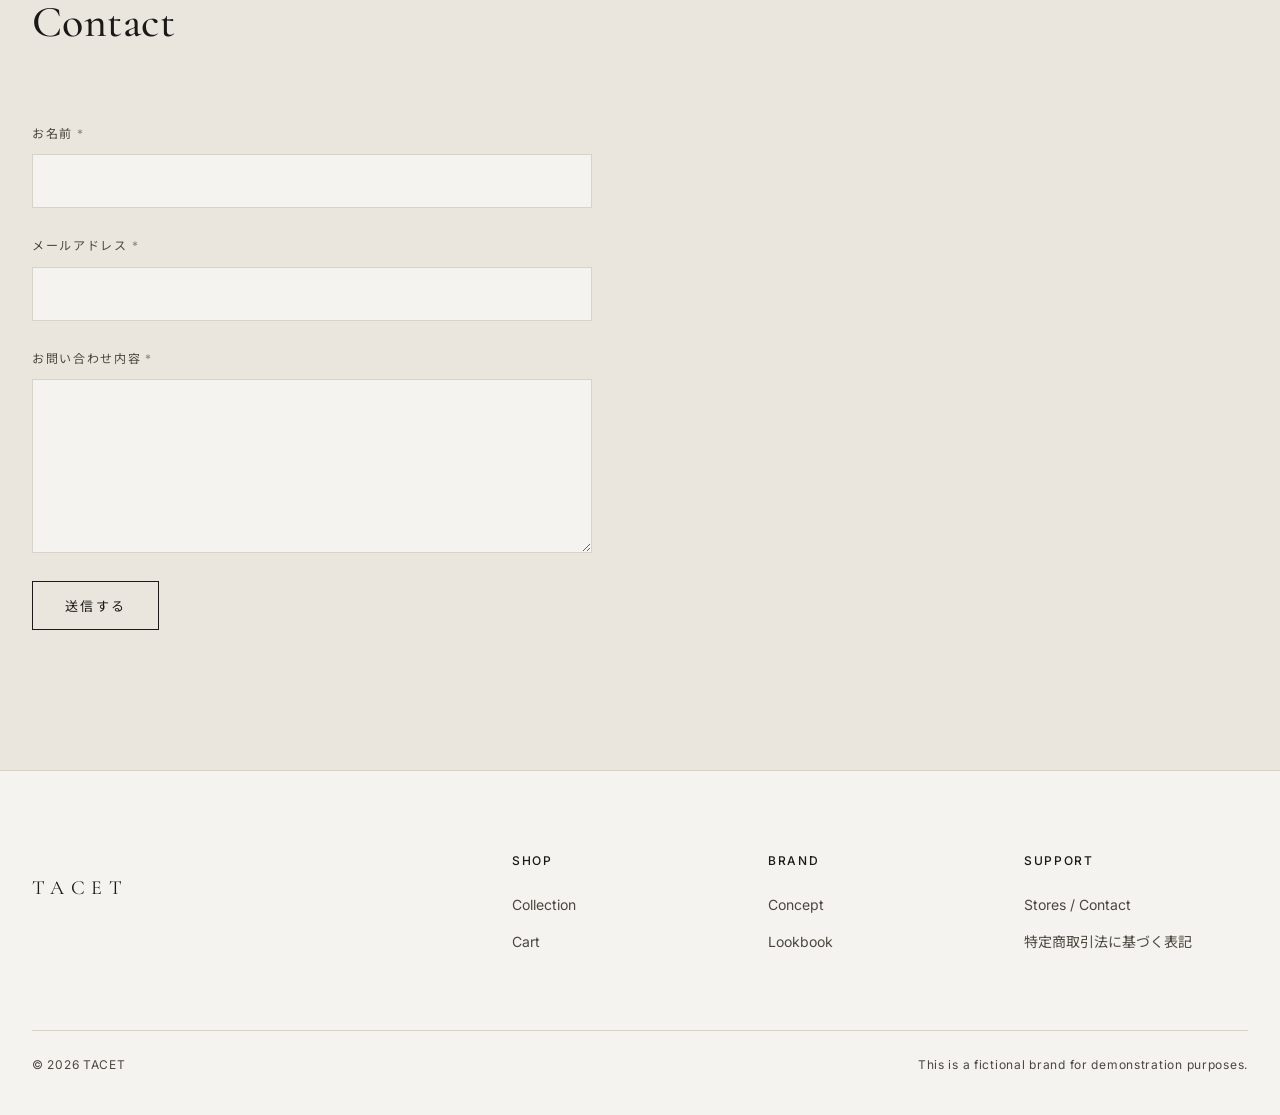
<file: contact.html>
<!DOCTYPE html>
<html lang="ja">
<head>
<meta charset="UTF-8">
<meta name="viewport" content="width=device-width, initial-scale=1.0">
<title>Stores / Contact — TACET</title>
<link rel="preconnect" href="https://fonts.googleapis.com">
<link rel="preconnect" href="https://fonts.gstatic.com" crossorigin>
<link href="https://fonts.googleapis.com/css2?family=Cormorant+Garamond:wght@400;500;600&family=Inter:wght@400;500&family=Noto+Sans+JP:wght@300;400;500&family=Noto+Serif+JP:wght@500&display=swap" rel="stylesheet">
<link rel="stylesheet" href="css/style.css">
<link rel="stylesheet" href="css/pages/contact.css">
</head>
<body>

<header class="site-header">
  <div class="container">
    <a href="index.html" class="logo">TACET</a>
    <nav class="main-nav">
      <a href="collection.html">Collection</a>
      <a href="lookbook.html">Lookbook</a>
      <a href="concept.html">Concept</a>
      <a href="contact.html" aria-current="page">Stores</a>
    </nav>
    <div class="header-actions">
      <a href="cart.html" class="cart-link">Cart<span class="cart-count" data-cart-count>(0)</span></a>
      <button class="nav-toggle" aria-label="メニューを開く">Menu</button>
    </div>
  </div>
</header>

<main>

  <section class="page-header">
    <div class="container">
      <p class="eyebrow">Stores / Contact</p>
      <h1 class="page-title">Stores &amp; Contact</h1>
      <p class="page-lead">お近くの店舗情報と、お問い合わせフォームをご案内します。商品に関するご質問、お取り扱いに関するご相談などお気軽にお寄せください。</p>
    </div>
  </section>

  <section class="section-pad store-section">
    <div class="container">
      <div class="section-head">
        <h2>Stores</h2>
      </div>
      <div class="store-grid">
        <article class="store-card">
          <img class="ph ph-1" src="assets/images/contact/store-aoyama.jpg" alt="TACET青山店の落ち着いた店内、ミニマルな什器とマネキン" loading="lazy">
          <h3>TACET 青山</h3>
          <dl>
            <div class="store-row">
              <dt>住所</dt>
              <dd>〒107-0062 東京都港区南青山5-3-1</dd>
            </div>
            <div class="store-row">
              <dt>営業時間</dt>
              <dd>11:00–20:00（年中無休）</dd>
            </div>
            <div class="store-row">
              <dt>電話番号</dt>
              <dd><a href="tel:0334001234">03-3400-1234</a></dd>
            </div>
          </dl>
        </article>

        <article class="store-card">
          <img class="ph ph-2" src="assets/images/contact/store-osaka.jpg" alt="TACET大阪・心斎橋店の明るく静かな店内、ラック什器" loading="lazy">
          <h3>TACET 大阪・心斎橋</h3>
          <dl>
            <div class="store-row">
              <dt>住所</dt>
              <dd>〒542-0085 大阪府大阪市中央区心斎橋筋1-6-3</dd>
            </div>
            <div class="store-row">
              <dt>営業時間</dt>
              <dd>11:00–20:00（年中無休）</dd>
            </div>
            <div class="store-row">
              <dt>電話番号</dt>
              <dd><a href="tel:0662001234">06-6200-1234</a></dd>
            </div>
          </dl>
        </article>

        <article class="store-card">
          <img class="ph ph-3" src="assets/images/contact/store-fukuoka.jpg" alt="TACET福岡・天神店の温かみのある店内、陳列棚とラック" loading="lazy">
          <h3>TACET 福岡・天神</h3>
          <dl>
            <div class="store-row">
              <dt>住所</dt>
              <dd>〒810-0001 福岡県福岡市中央区天神2-8-1</dd>
            </div>
            <div class="store-row">
              <dt>営業時間</dt>
              <dd>11:00–19:30（水曜定休）</dd>
            </div>
            <div class="store-row">
              <dt>電話番号</dt>
              <dd><a href="tel:0927001234">092-700-1234</a></dd>
            </div>
          </dl>
        </article>
      </div>
    </div>
  </section>

  <section class="section-pad contact-section" style="background:var(--color-bg-alt)">
    <div class="container">
      <div class="section-head">
        <h2>Contact</h2>
      </div>

      <form class="contact-form" id="contact-form" novalidate>
        <div class="form-field">
          <label for="contact-name">お名前<span class="required" aria-hidden="true">*</span></label>
          <input type="text" id="contact-name" name="name" autocomplete="name" required aria-required="true">
        </div>

        <div class="form-field">
          <label for="contact-email">メールアドレス<span class="required" aria-hidden="true">*</span></label>
          <input type="email" id="contact-email" name="email" autocomplete="email" required aria-required="true">
        </div>

        <div class="form-field">
          <label for="contact-message">お問い合わせ内容<span class="required" aria-hidden="true">*</span></label>
          <textarea id="contact-message" name="message" rows="6" required aria-required="true"></textarea>
        </div>

        <button type="submit" class="btn">送信する</button>

        <p class="form-message" id="contact-form-message" role="status" aria-live="polite" hidden></p>
      </form>
    </div>
  </section>

</main>

<footer class="site-footer">
  <div class="container">
    <div class="footer-grid">
      <div>
        <p class="logo" style="color:var(--color-ink); font-size:20px;">TACET</p>
      </div>
      <div>
        <h4>Shop</h4>
        <ul>
          <li><a href="collection.html">Collection</a></li>
          <li><a href="cart.html">Cart</a></li>
        </ul>
      </div>
      <div>
        <h4>Brand</h4>
        <ul>
          <li><a href="concept.html">Concept</a></li>
          <li><a href="lookbook.html">Lookbook</a></li>
        </ul>
      </div>
      <div>
        <h4>Support</h4>
        <ul>
          <li><a href="contact.html">Stores / Contact</a></li>
          <li><a href="legal.html">特定商取引法に基づく表記</a></li>
        </ul>
      </div>
    </div>
    <div class="footer-bottom">
      <span>&copy; 2026 TACET</span>
      <span>This is a fictional brand for demonstration purposes.</span>
    </div>
  </div>
</footer>

<script src="js/main.js"></script>
<script>
  (function () {
    var form = document.getElementById('contact-form');
    var message = document.getElementById('contact-form-message');
    if (!form || !message) return;

    form.addEventListener('submit', function (event) {
      event.preventDefault();
      if (!form.checkValidity()) {
        form.reportValidity();
        return;
      }
      message.textContent = 'お問い合わせありがとうございます。内容を確認のうえ、担当者よりご連絡いたします。';
      message.hidden = false;
      form.reset();
    });
  })();
</script>
</body>
</html>
</file>
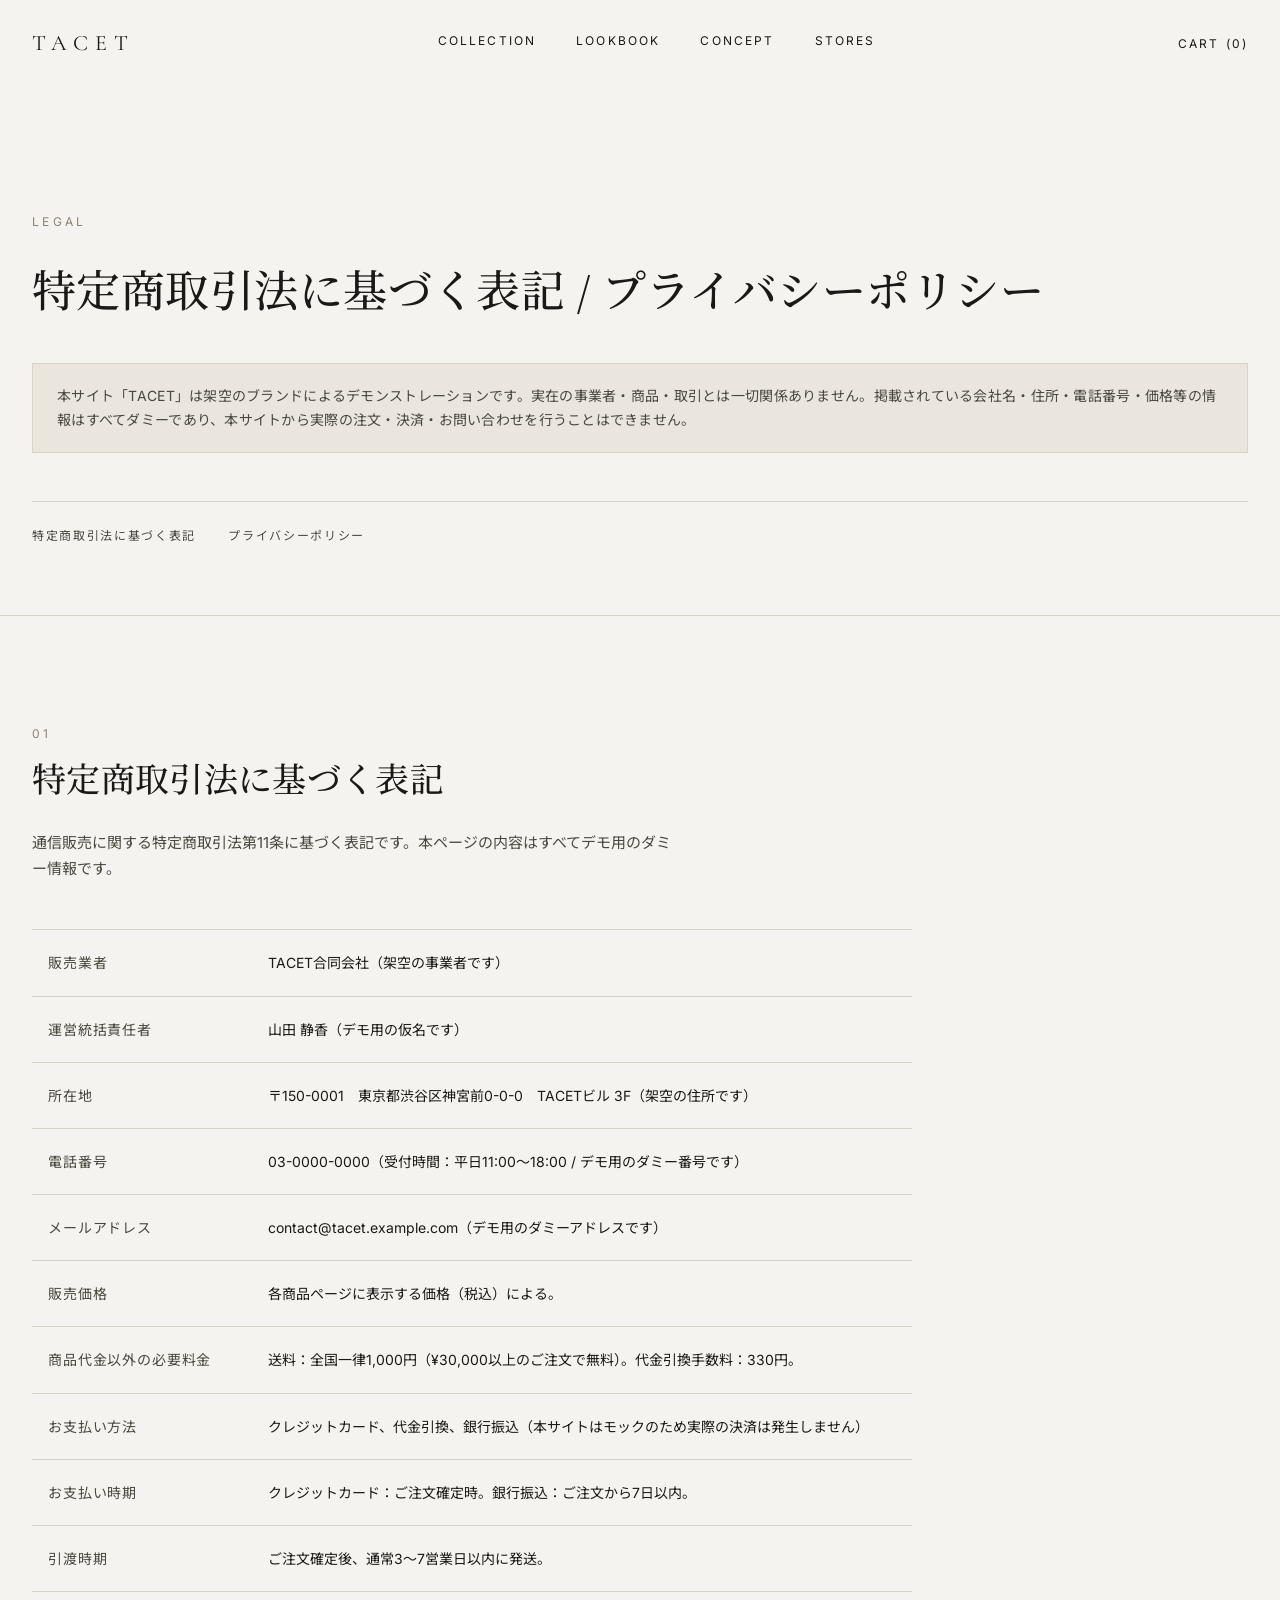
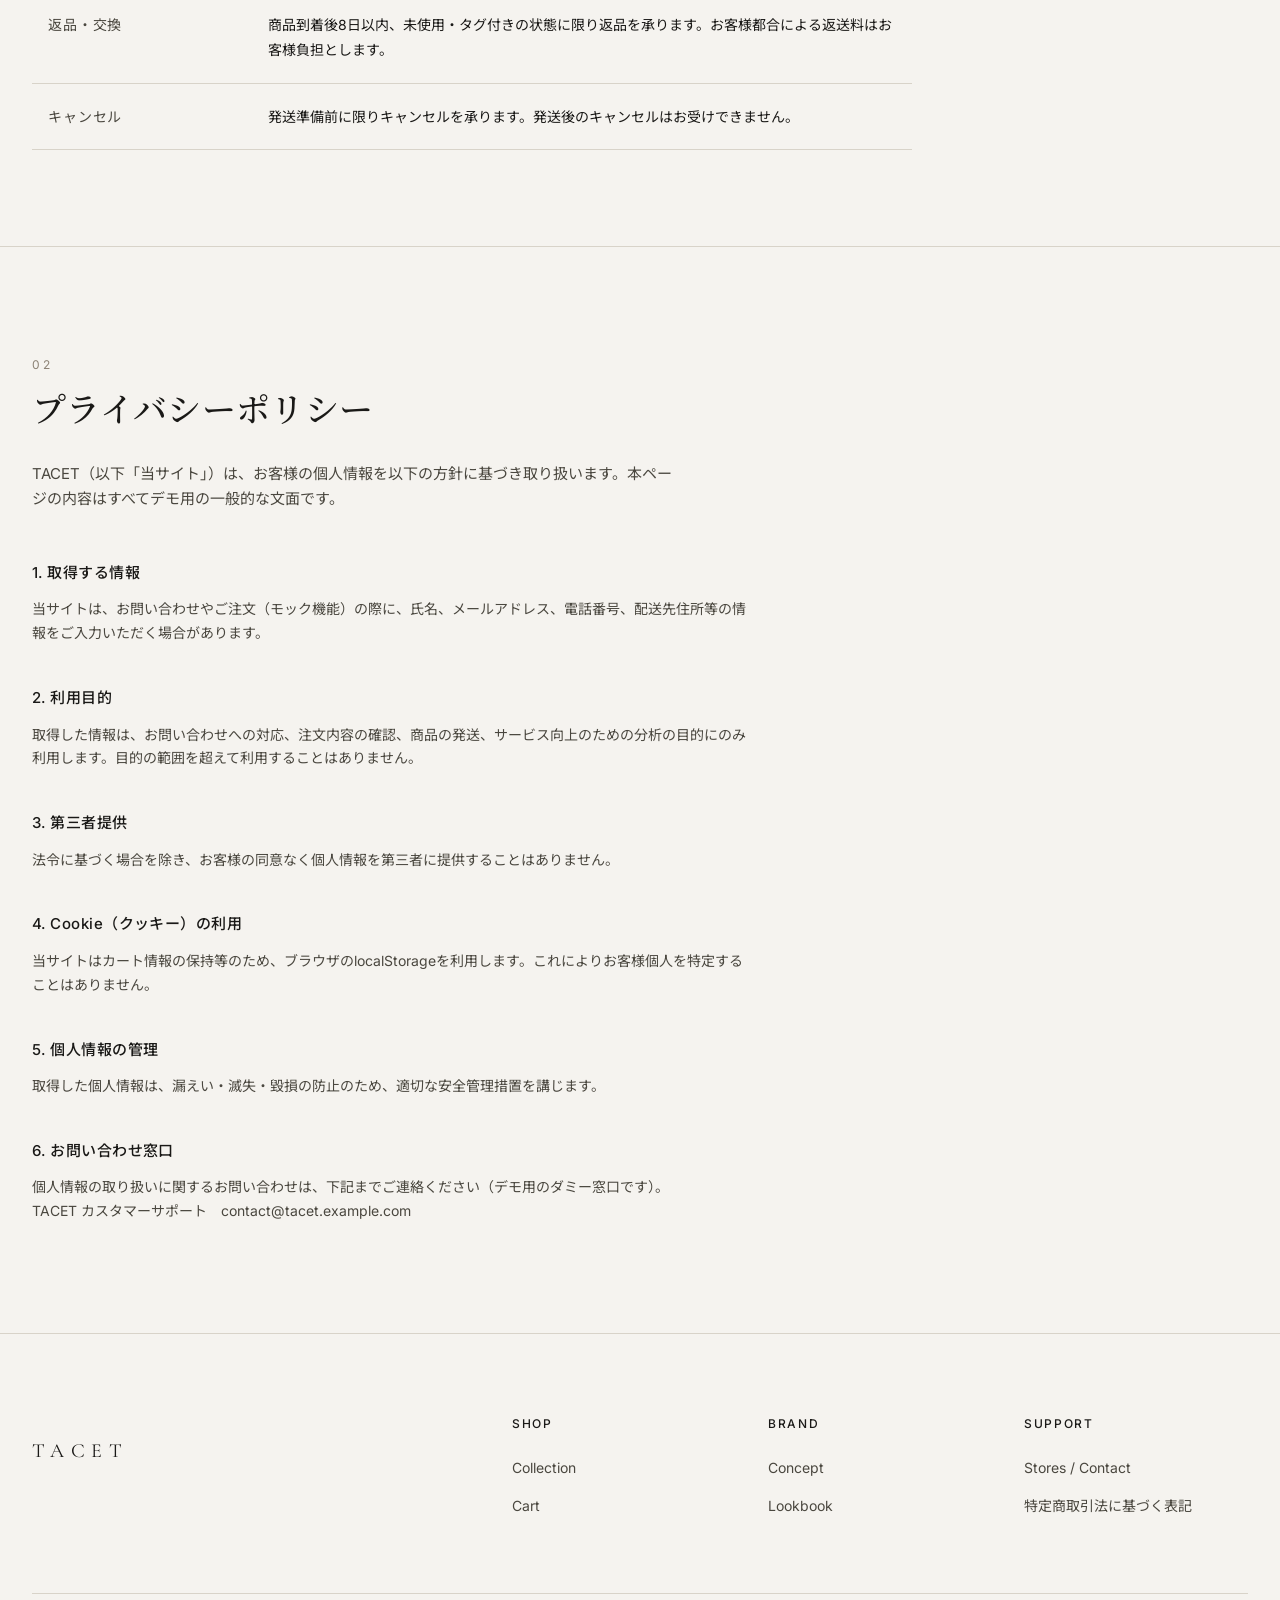
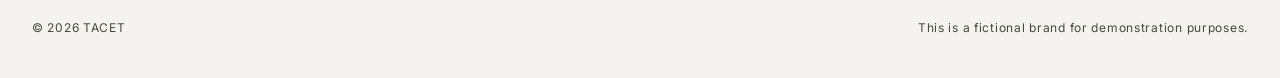
<file: legal.html>
<!DOCTYPE html>
<html lang="ja">
<head>
<meta charset="UTF-8">
<meta name="viewport" content="width=device-width, initial-scale=1.0">
<title>Legal — TACET</title>
<link rel="preconnect" href="https://fonts.googleapis.com">
<link rel="preconnect" href="https://fonts.gstatic.com" crossorigin>
<link href="https://fonts.googleapis.com/css2?family=Cormorant+Garamond:wght@400;500;600&family=Inter:wght@400;500&family=Noto+Sans+JP:wght@300;400;500&family=Noto+Serif+JP:wght@500&display=swap" rel="stylesheet">
<link rel="stylesheet" href="css/style.css">
<style>
  /* Legal ページ専用の最小限のスタイル。css/pages/legal.css を新設するほどの
     分量ではないため、テキスト中心ページとしてこのファイル内に留める。 */
  .legal-header { padding: 200px 0 64px; }
  .legal-header h1 { font-size: clamp(28px, 4vw, 44px); margin-top: 8px; }

  .demo-notice {
    border: 1px solid var(--color-border);
    background: var(--color-bg-alt);
    padding: 20px 24px;
    margin-top: 32px;
    font-size: 14px;
    color: var(--color-ink-soft);
    letter-spacing: 0.02em;
  }

  .legal-tabs {
    display: flex;
    gap: 32px;
    margin-top: 48px;
    padding-top: 24px;
    border-top: 1px solid var(--color-border);
  }

  .legal-tabs a {
    font-size: 12px;
    letter-spacing: 0.14em;
    text-transform: uppercase;
    color: var(--color-ink-soft);
    padding-bottom: 4px;
    border-bottom: 1px solid transparent;
    transition: color .3s var(--ease), border-color .3s var(--ease);
  }

  .legal-tabs a:hover { color: var(--color-ink); border-color: var(--color-ink); }

  .legal-section { padding: 96px 0; border-top: 1px solid var(--color-border); }

  .legal-section h2 { font-size: clamp(24px, 3.4vw, 34px); scroll-margin-top: calc(var(--header-h) + 24px); }

  .legal-section > .container > p.eyebrow { margin-bottom: 8px; }

  .legal-lede {
    max-width: 640px;
    margin: 20px 0 48px;
    color: var(--color-ink-soft);
    font-size: 15px;
  }

  .tokushoho-table {
    width: 100%;
    max-width: 880px;
    border-collapse: collapse;
    border-top: 1px solid var(--color-border);
  }

  .tokushoho-table th,
  .tokushoho-table td {
    text-align: left;
    padding: 20px 16px;
    border-bottom: 1px solid var(--color-border);
    font-size: 14px;
    font-weight: 400;
    line-height: 1.8;
    vertical-align: top;
  }

  .tokushoho-table th {
    width: 220px;
    color: var(--color-ink-soft);
    letter-spacing: 0.06em;
  }

  .privacy-block { max-width: 720px; }
  .privacy-block h3 {
    font-family: var(--font-sans);
    font-size: 15px;
    font-weight: 500;
    letter-spacing: 0.03em;
    margin-top: 40px;
  }
  .privacy-block h3:first-child { margin-top: 0; }
  .privacy-block p {
    margin-top: 12px;
    font-size: 14px;
    color: var(--color-ink-soft);
  }

  @media (max-width: 767px) {
    .legal-header { padding: 140px 0 48px; }
    .legal-tabs { gap: 20px; }
    .legal-section { padding: 64px 0; }
    .tokushoho-table th { width: 130px; }
    .tokushoho-table th, .tokushoho-table td { padding: 14px 10px; font-size: 13px; }
  }
</style>
</head>
<body>

<header class="site-header">
  <div class="container">
    <a href="index.html" class="logo">TACET</a>
    <nav class="main-nav">
      <a href="collection.html">Collection</a>
      <a href="lookbook.html">Lookbook</a>
      <a href="concept.html">Concept</a>
      <a href="contact.html">Stores</a>
    </nav>
    <div class="header-actions">
      <a href="cart.html" class="cart-link">Cart<span class="cart-count" data-cart-count>(0)</span></a>
      <button class="nav-toggle" aria-label="メニューを開く">Menu</button>
    </div>
  </div>
</header>

<main>

  <section class="legal-header">
    <div class="container">
      <p class="eyebrow">Legal</p>
      <h1>特定商取引法に基づく表記 / プライバシーポリシー</h1>
      <p class="demo-notice">
        本サイト「TACET」は架空のブランドによるデモンストレーションです。実在の事業者・商品・取引とは一切関係ありません。掲載されている会社名・住所・電話番号・価格等の情報はすべてダミーであり、本サイトから実際の注文・決済・お問い合わせを行うことはできません。
      </p>
      <nav class="legal-tabs" aria-label="ページ内リンク">
        <a href="#tokushoho">特定商取引法に基づく表記</a>
        <a href="#privacy">プライバシーポリシー</a>
      </nav>
    </div>
  </section>

  <section class="legal-section" id="tokushoho">
    <div class="container">
      <p class="eyebrow">01</p>
      <h2>特定商取引法に基づく表記</h2>
      <p class="legal-lede">通信販売に関する特定商取引法第11条に基づく表記です。本ページの内容はすべてデモ用のダミー情報です。</p>

      <table class="tokushoho-table">
        <tbody>
          <tr>
            <th scope="row">販売業者</th>
            <td>TACET合同会社（架空の事業者です）</td>
          </tr>
          <tr>
            <th scope="row">運営統括責任者</th>
            <td>山田 静香（デモ用の仮名です）</td>
          </tr>
          <tr>
            <th scope="row">所在地</th>
            <td>〒150-0001　東京都渋谷区神宮前0-0-0　TACETビル 3F（架空の住所です）</td>
          </tr>
          <tr>
            <th scope="row">電話番号</th>
            <td>03-0000-0000（受付時間：平日11:00〜18:00 / デモ用のダミー番号です）</td>
          </tr>
          <tr>
            <th scope="row">メールアドレス</th>
            <td>contact@tacet.example.com（デモ用のダミーアドレスです）</td>
          </tr>
          <tr>
            <th scope="row">販売価格</th>
            <td>各商品ページに表示する価格（税込）による。</td>
          </tr>
          <tr>
            <th scope="row">商品代金以外の必要料金</th>
            <td>送料：全国一律1,000円（¥30,000以上のご注文で無料）。代金引換手数料：330円。</td>
          </tr>
          <tr>
            <th scope="row">お支払い方法</th>
            <td>クレジットカード、代金引換、銀行振込（本サイトはモックのため実際の決済は発生しません）</td>
          </tr>
          <tr>
            <th scope="row">お支払い時期</th>
            <td>クレジットカード：ご注文確定時。銀行振込：ご注文から7日以内。</td>
          </tr>
          <tr>
            <th scope="row">引渡時期</th>
            <td>ご注文確定後、通常3〜7営業日以内に発送。</td>
          </tr>
          <tr>
            <th scope="row">返品・交換</th>
            <td>商品到着後8日以内、未使用・タグ付きの状態に限り返品を承ります。お客様都合による返送料はお客様負担とします。</td>
          </tr>
          <tr>
            <th scope="row">キャンセル</th>
            <td>発送準備前に限りキャンセルを承ります。発送後のキャンセルはお受けできません。</td>
          </tr>
        </tbody>
      </table>
    </div>
  </section>

  <section class="legal-section" id="privacy">
    <div class="container">
      <p class="eyebrow">02</p>
      <h2>プライバシーポリシー</h2>
      <p class="legal-lede">TACET（以下「当サイト」）は、お客様の個人情報を以下の方針に基づき取り扱います。本ページの内容はすべてデモ用の一般的な文面です。</p>

      <div class="privacy-block">
        <h3>1. 取得する情報</h3>
        <p>当サイトは、お問い合わせやご注文（モック機能）の際に、氏名、メールアドレス、電話番号、配送先住所等の情報をご入力いただく場合があります。</p>

        <h3>2. 利用目的</h3>
        <p>取得した情報は、お問い合わせへの対応、注文内容の確認、商品の発送、サービス向上のための分析の目的にのみ利用します。目的の範囲を超えて利用することはありません。</p>

        <h3>3. 第三者提供</h3>
        <p>法令に基づく場合を除き、お客様の同意なく個人情報を第三者に提供することはありません。</p>

        <h3>4. Cookie（クッキー）の利用</h3>
        <p>当サイトはカート情報の保持等のため、ブラウザのlocalStorageを利用します。これによりお客様個人を特定することはありません。</p>

        <h3>5. 個人情報の管理</h3>
        <p>取得した個人情報は、漏えい・滅失・毀損の防止のため、適切な安全管理措置を講じます。</p>

        <h3>6. お問い合わせ窓口</h3>
        <p>個人情報の取り扱いに関するお問い合わせは、下記までご連絡ください（デモ用のダミー窓口です）。<br>TACET カスタマーサポート　contact@tacet.example.com</p>
      </div>
    </div>
  </section>

</main>

<footer class="site-footer">
  <div class="container">
    <div class="footer-grid">
      <div>
        <p class="logo" style="color:var(--color-ink); font-size:20px;">TACET</p>
      </div>
      <div>
        <h4>Shop</h4>
        <ul>
          <li><a href="collection.html">Collection</a></li>
          <li><a href="cart.html">Cart</a></li>
        </ul>
      </div>
      <div>
        <h4>Brand</h4>
        <ul>
          <li><a href="concept.html">Concept</a></li>
          <li><a href="lookbook.html">Lookbook</a></li>
        </ul>
      </div>
      <div>
        <h4>Support</h4>
        <ul>
          <li><a href="contact.html">Stores / Contact</a></li>
          <li><a href="legal.html">特定商取引法に基づく表記</a></li>
        </ul>
      </div>
    </div>
    <div class="footer-bottom">
      <span>&copy; 2026 TACET</span>
      <span>This is a fictional brand for demonstration purposes.</span>
    </div>
  </div>
</footer>

<script src="js/main.js"></script>
</body>
</html>
</file>
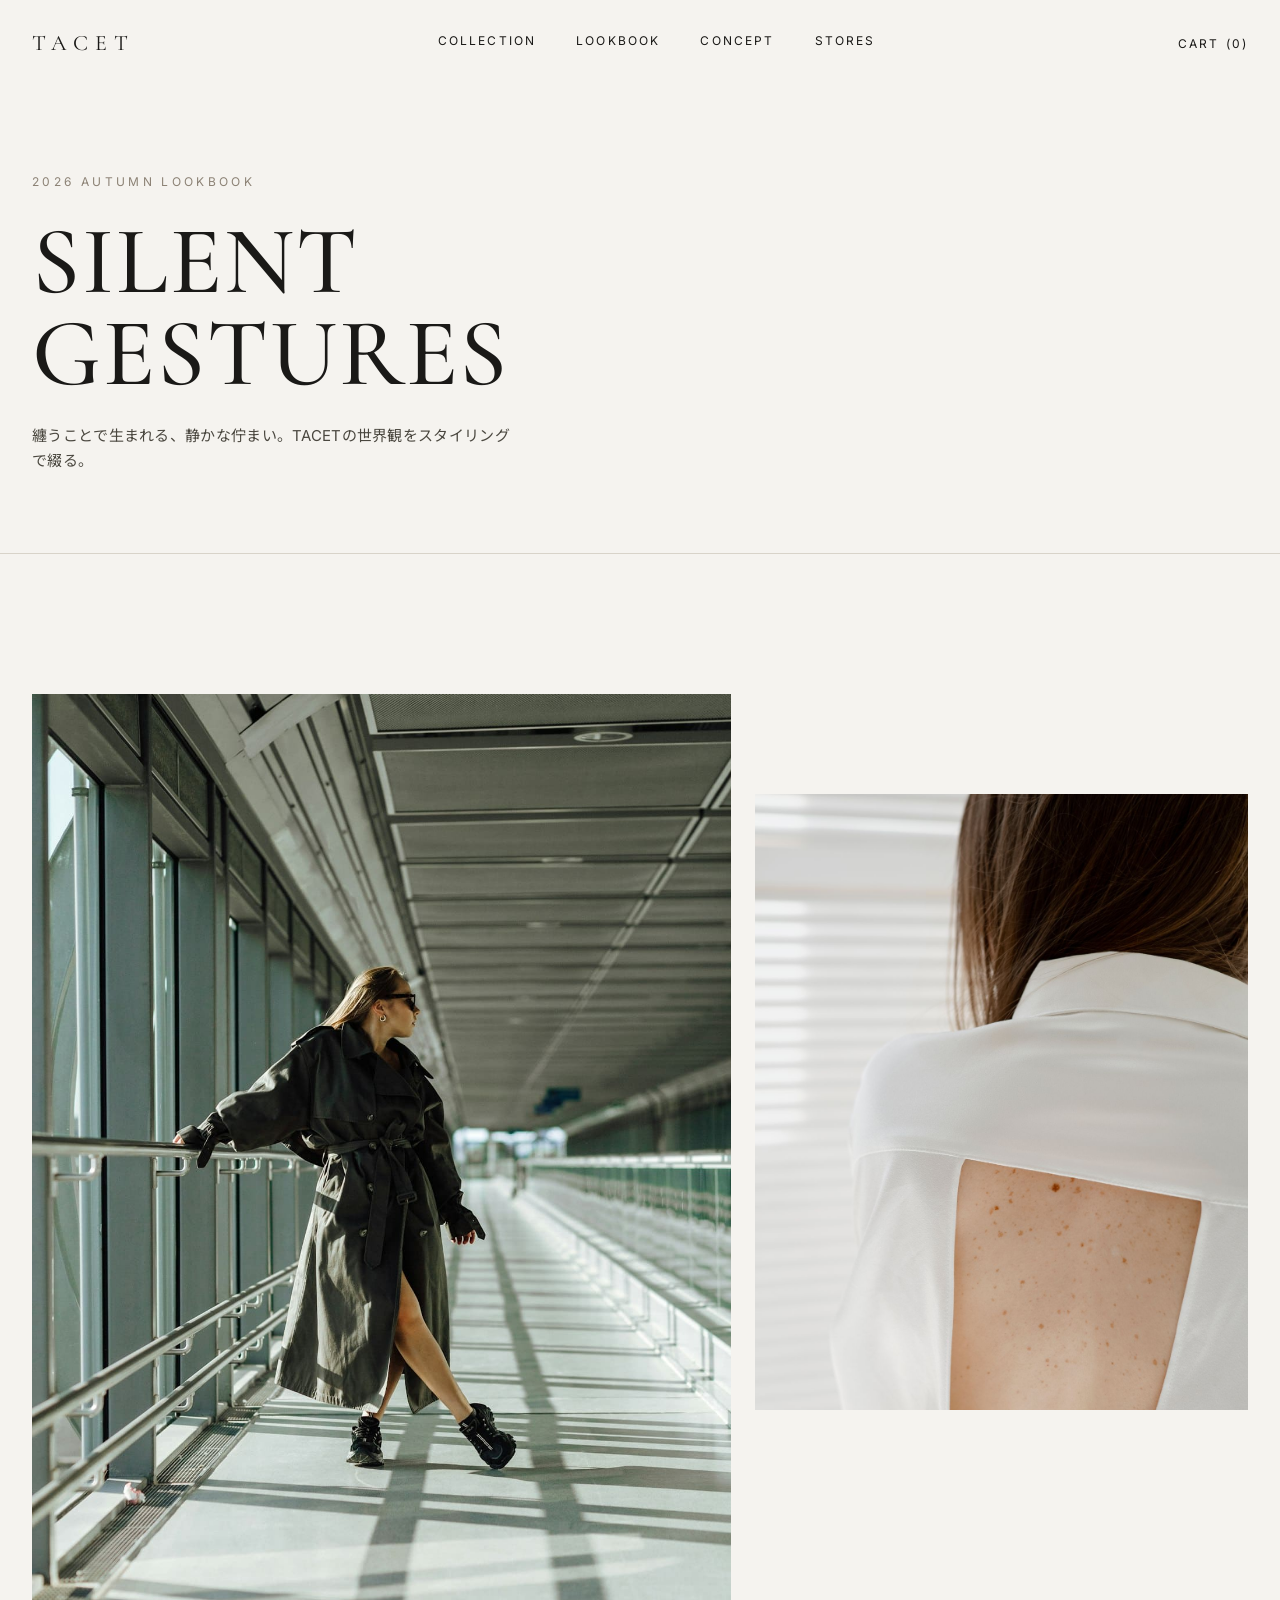
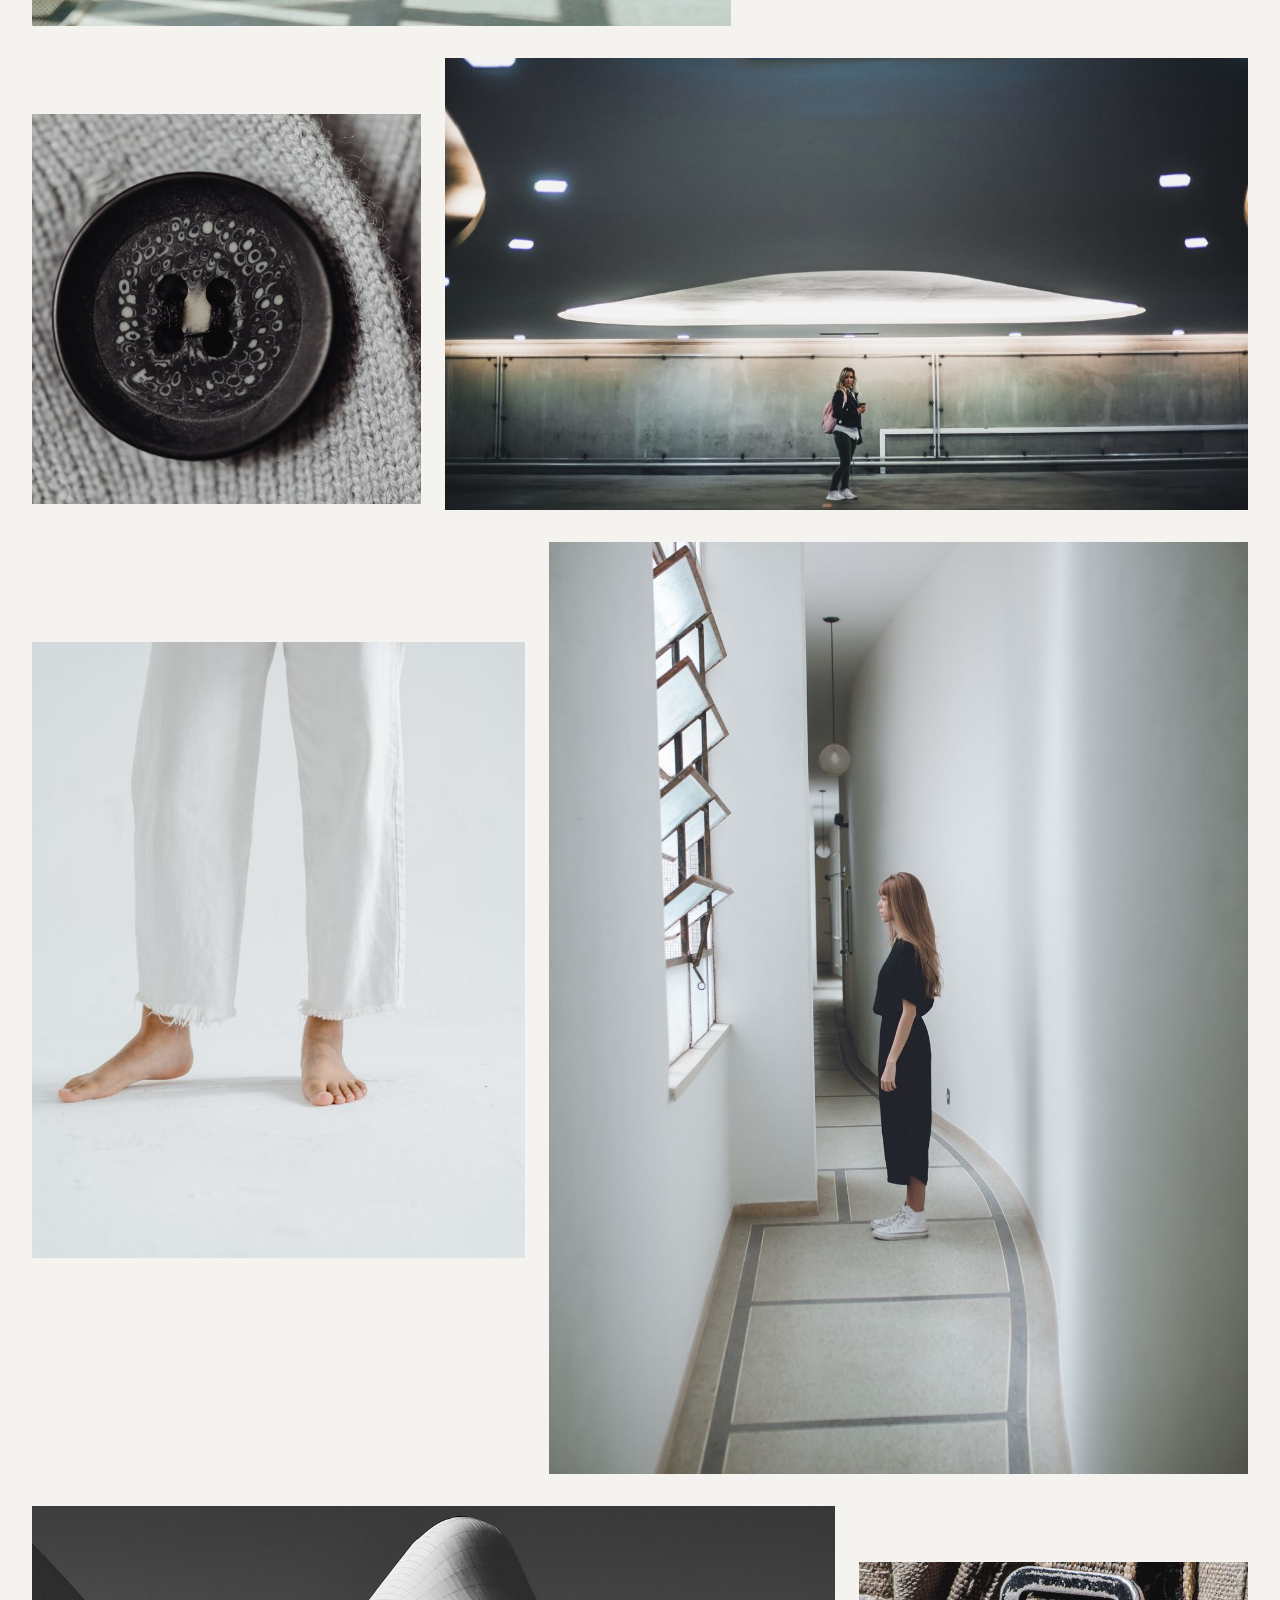
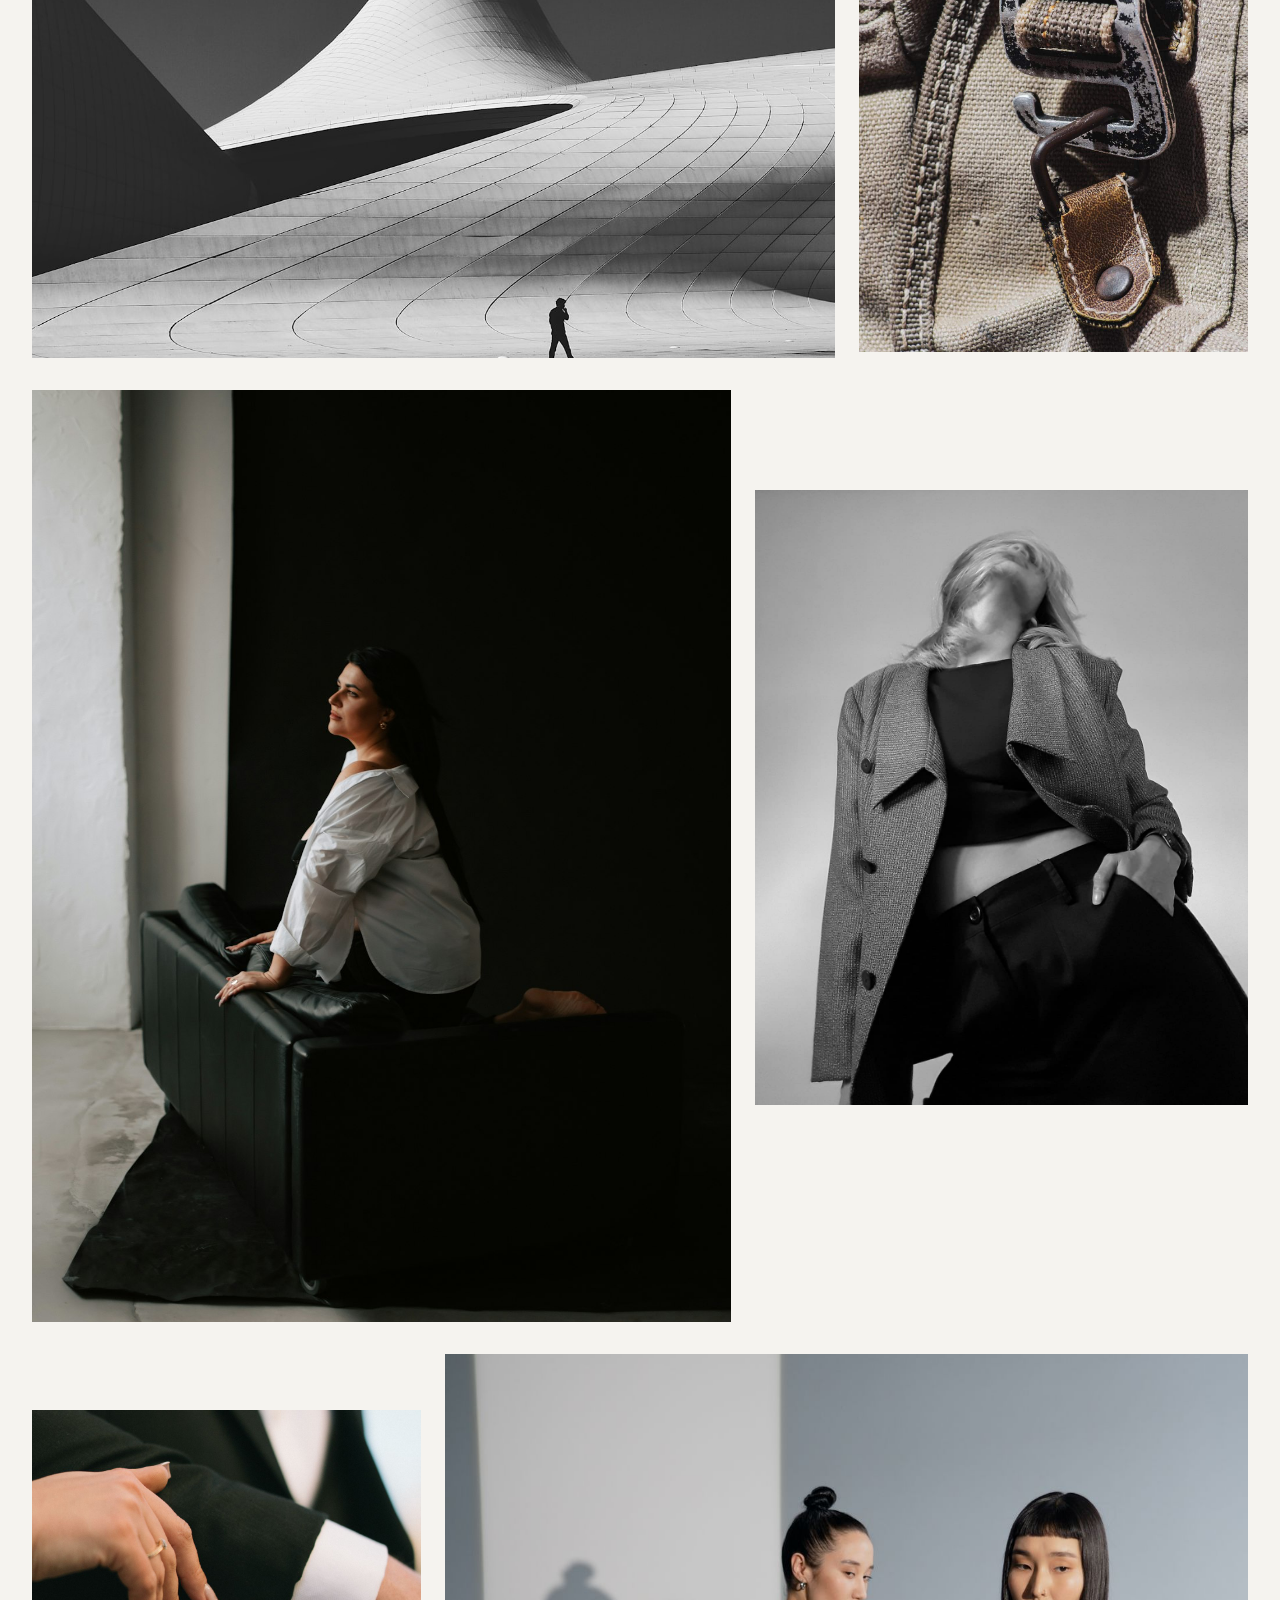
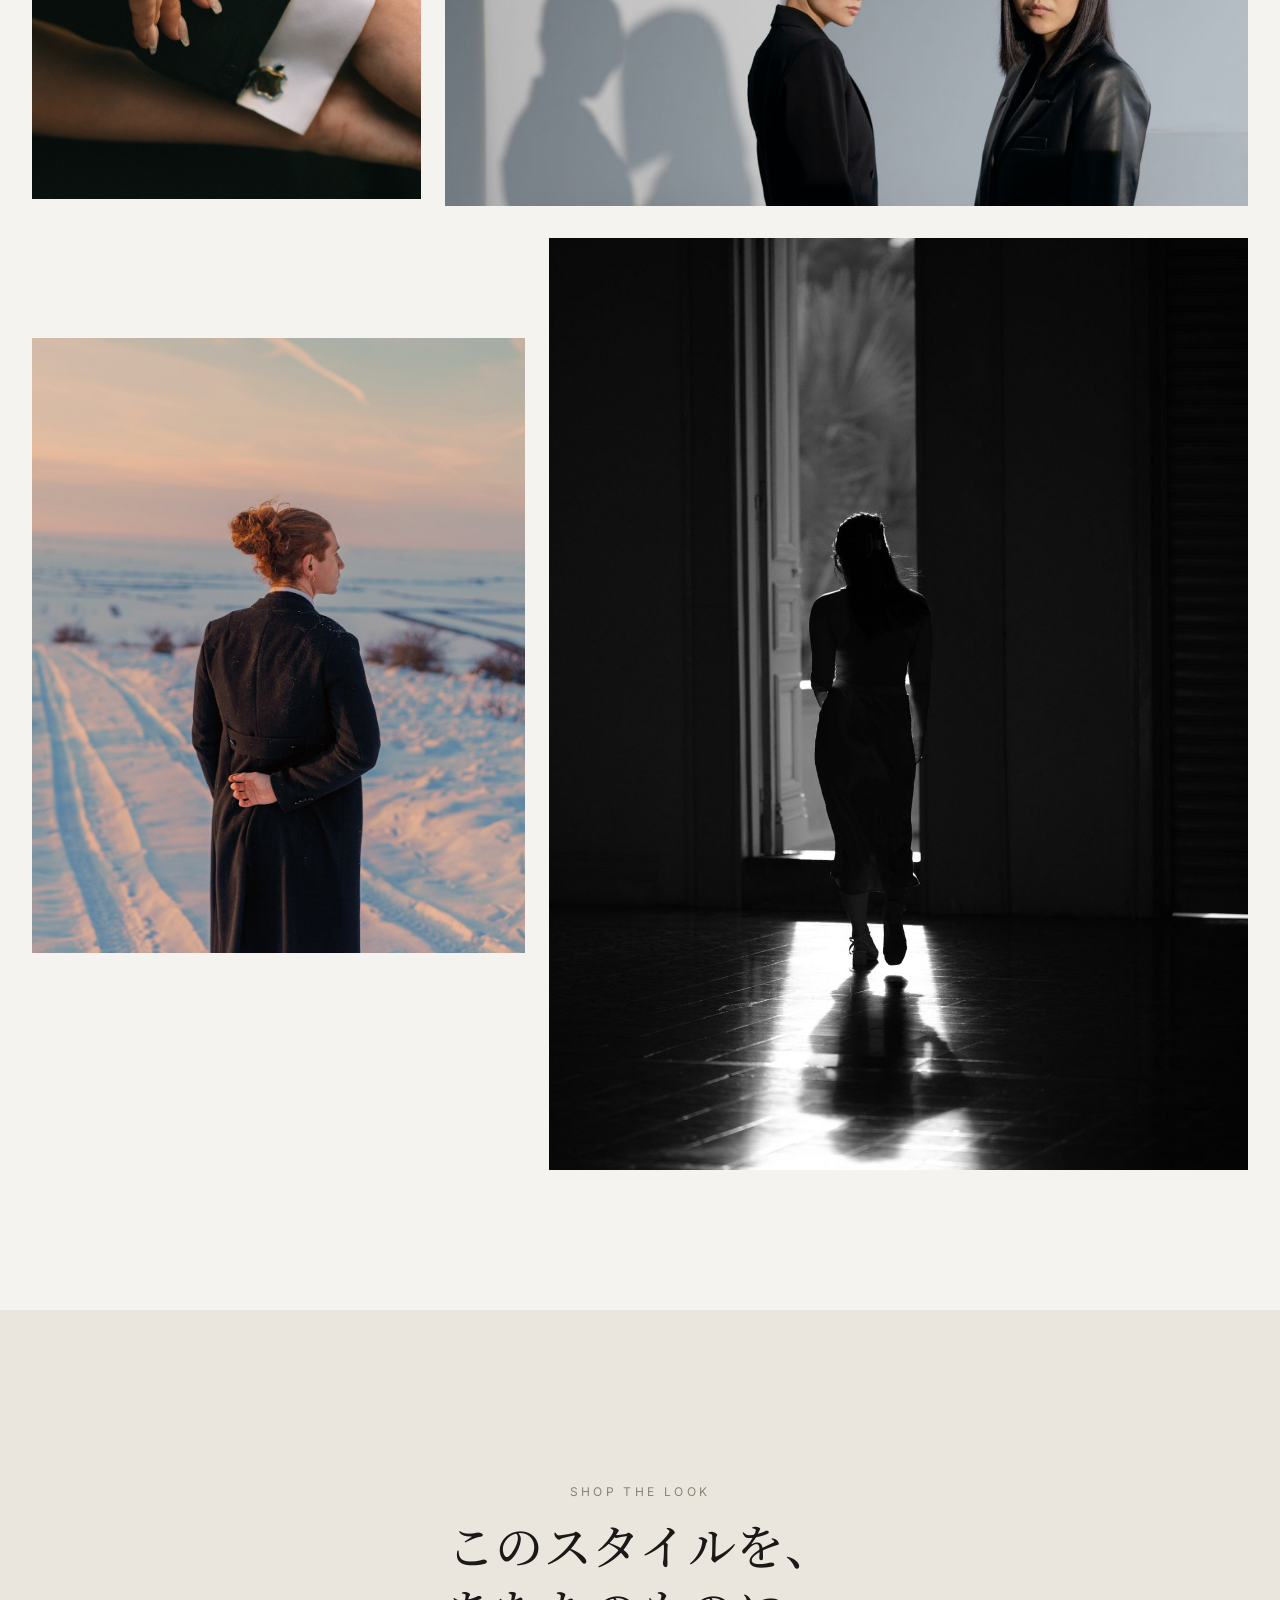
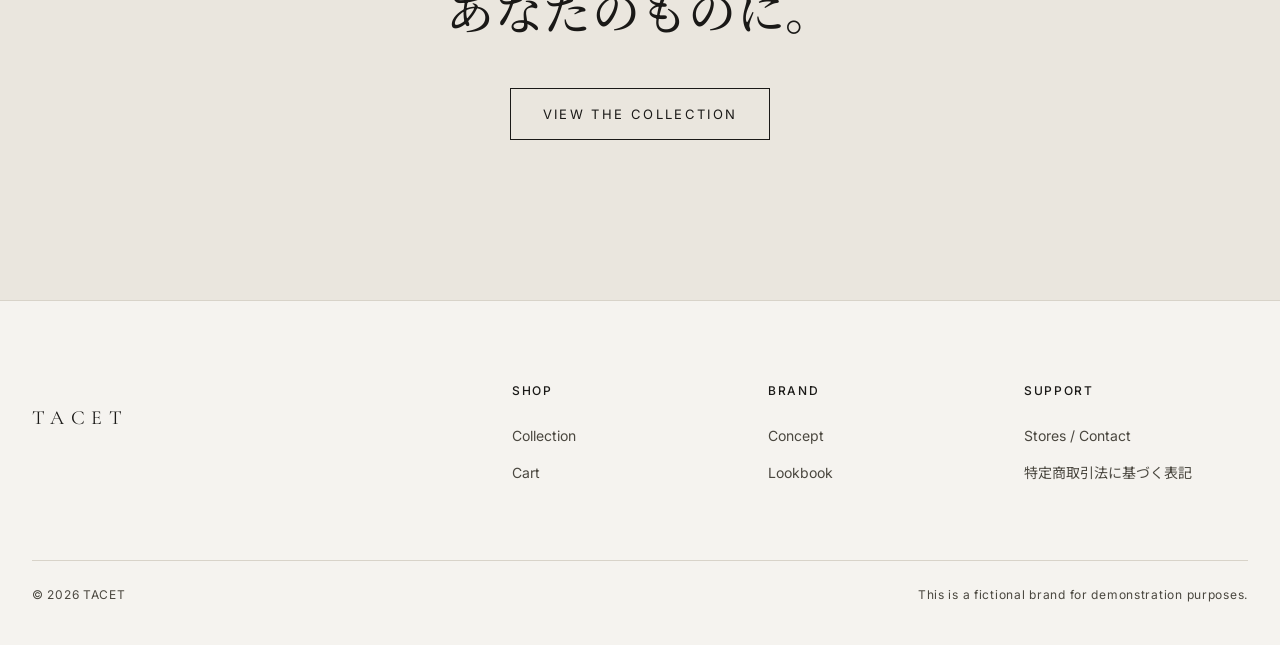
<file: lookbook.html>
<!DOCTYPE html>
<html lang="ja">
<head>
<meta charset="UTF-8">
<meta name="viewport" content="width=device-width, initial-scale=1.0">
<title>Lookbook — TACET</title>
<link rel="preconnect" href="https://fonts.googleapis.com">
<link rel="preconnect" href="https://fonts.gstatic.com" crossorigin>
<link href="https://fonts.googleapis.com/css2?family=Cormorant+Garamond:wght@400;500;600&family=Inter:wght@400;500&family=Noto+Sans+JP:wght@300;400;500&family=Noto+Serif+JP:wght@500&display=swap" rel="stylesheet">
<link rel="stylesheet" href="css/style.css">
<link rel="stylesheet" href="css/pages/lookbook.css">
</head>
<body>

<header class="site-header">
  <div class="container">
    <a href="index.html" class="logo">TACET</a>
    <nav class="main-nav">
      <a href="collection.html">Collection</a>
      <a href="lookbook.html" aria-current="page">Lookbook</a>
      <a href="concept.html">Concept</a>
      <a href="contact.html">Stores</a>
    </nav>
    <div class="header-actions">
      <a href="cart.html" class="cart-link">Cart<span class="cart-count" data-cart-count>(0)</span></a>
      <button class="nav-toggle" aria-label="メニューを開く">Menu</button>
    </div>
  </div>
</header>

<main>

  <section class="lookbook-head">
    <div class="container">
      <p class="eyebrow">2026 Autumn Lookbook</p>
      <h1 class="lookbook-title">SILENT<br>GESTURES</h1>
      <p class="lookbook-sub">纏うことで生まれる、静かな佇まい。TACETの世界観をスタイリングで綴る。</p>
    </div>
  </section>

  <section class="section-pad">
    <div class="container">
      <div class="lookbook-grid">
        <figure class="lb-item lb-xl"><img class="ph" src="assets/images/lookbook/lookbook-01.jpg" alt="ロングコートを纏うルック01、正面" loading="lazy"></figure>
        <figure class="lb-item lb-lg"><img class="ph" src="assets/images/lookbook/lookbook-02.jpg" alt="シルクシャツのルック02、背面" loading="lazy"></figure>

        <figure class="lb-item lb-md"><img class="ph" src="assets/images/lookbook/lookbook-03.jpg" alt="生地とボタンのディテール" loading="lazy"></figure>
        <figure class="lb-item lb-sm"><img class="ph" src="assets/images/lookbook/lookbook-04.jpg" alt="ミニマルな空間の中の人物、引きのショット" loading="lazy"></figure>

        <figure class="lb-item lb-lg"><img class="ph" src="assets/images/lookbook/lookbook-05.jpg" alt="テーパードパンツのシルエット" loading="lazy"></figure>
        <figure class="lb-item lb-xl"><img class="ph" src="assets/images/lookbook/lookbook-06.jpg" alt="ルック03、サイドプロフィール" loading="lazy"></figure>

        <figure class="lb-item lb-sm"><img class="ph" src="assets/images/lookbook/lookbook-07.jpg" alt="歩く人物の引きのショット" loading="lazy"></figure>
        <figure class="lb-item lb-md"><img class="ph" src="assets/images/lookbook/lookbook-08.jpg" alt="レザートートバッグのディテール" loading="lazy"></figure>

        <figure class="lb-item lb-xl"><img class="ph" src="assets/images/lookbook/lookbook-09.jpg" alt="ルック04、着座ポーズ" loading="lazy"></figure>
        <figure class="lb-item lb-lg"><img class="ph" src="assets/images/lookbook/lookbook-10.jpg" alt="レイヤードアウターのディテール" loading="lazy"></figure>

        <figure class="lb-item lb-md"><img class="ph" src="assets/images/lookbook/lookbook-11.jpg" alt="手元と質感のディテール" loading="lazy"></figure>
        <figure class="lb-item lb-sm"><img class="ph" src="assets/images/lookbook/lookbook-12.jpg" alt="ふたつのルックが並ぶ引きのショット" loading="lazy"></figure>

        <figure class="lb-item lb-lg"><img class="ph" src="assets/images/lookbook/lookbook-13.jpg" alt="後ろ姿のシルエット" loading="lazy"></figure>
        <figure class="lb-item lb-xl"><img class="ph" src="assets/images/lookbook/lookbook-14.jpg" alt="窓辺に佇むクロージングカット" loading="lazy"></figure>
      </div>
    </div>
  </section>

  <section class="lookbook-cta">
    <div class="container">
      <p class="eyebrow">Shop the Look</p>
      <h2>このスタイルを、<br>あなたのものに。</h2>
      <a href="collection.html" class="btn">View the Collection</a>
    </div>
  </section>

</main>

<footer class="site-footer">
  <div class="container">
    <div class="footer-grid">
      <div>
        <p class="logo" style="color:var(--color-ink); font-size:20px;">TACET</p>
      </div>
      <div>
        <h4>Shop</h4>
        <ul>
          <li><a href="collection.html">Collection</a></li>
          <li><a href="cart.html">Cart</a></li>
        </ul>
      </div>
      <div>
        <h4>Brand</h4>
        <ul>
          <li><a href="concept.html">Concept</a></li>
          <li><a href="lookbook.html">Lookbook</a></li>
        </ul>
      </div>
      <div>
        <h4>Support</h4>
        <ul>
          <li><a href="contact.html">Stores / Contact</a></li>
          <li><a href="legal.html">特定商取引法に基づく表記</a></li>
        </ul>
      </div>
    </div>
    <div class="footer-bottom">
      <span>&copy; 2026 TACET</span>
      <span>This is a fictional brand for demonstration purposes.</span>
    </div>
  </div>
</footer>

<script src="js/main.js"></script>
</body>
</html>
</file>
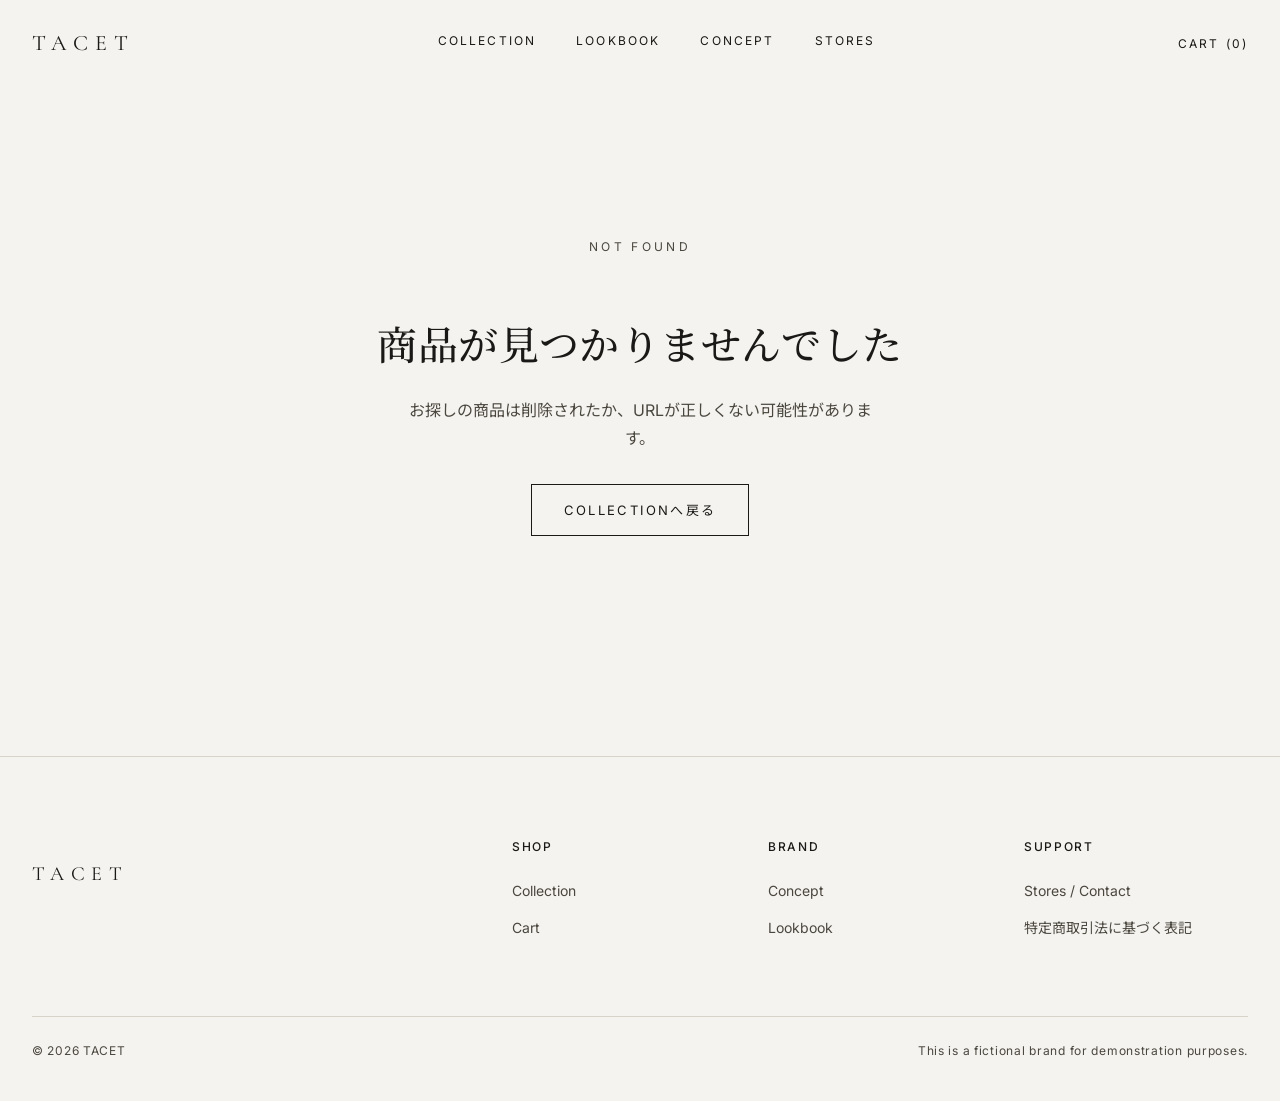
<file: product.html>
<!DOCTYPE html>
<html lang="ja">
<head>
<meta charset="UTF-8">
<meta name="viewport" content="width=device-width, initial-scale=1.0">
<title>Product Detail — TACET</title>
<link rel="preconnect" href="https://fonts.googleapis.com">
<link rel="preconnect" href="https://fonts.gstatic.com" crossorigin>
<link href="https://fonts.googleapis.com/css2?family=Cormorant+Garamond:wght@400;500;600&family=Inter:wght@400;500&family=Noto+Sans+JP:wght@300;400;500&family=Noto+Serif+JP:wght@500&display=swap" rel="stylesheet">
<link rel="stylesheet" href="css/style.css">
<link rel="stylesheet" href="css/pages/product.css">
</head>
<body>

<header class="site-header">
  <div class="container">
    <a href="index.html" class="logo">TACET</a>
    <nav class="main-nav">
      <a href="collection.html">Collection</a>
      <a href="lookbook.html">Lookbook</a>
      <a href="concept.html">Concept</a>
      <a href="contact.html">Stores</a>
    </nav>
    <div class="header-actions">
      <a href="cart.html" class="cart-link">Cart<span class="cart-count" data-cart-count>(0)</span></a>
      <button class="nav-toggle" aria-label="メニューを開く">Menu</button>
    </div>
  </div>
</header>

<main>

  <section class="pdp-section">
    <div class="container">

      <div id="product-not-found" hidden>
        <p class="eyebrow">Not Found</p>
        <h1>商品が見つかりませんでした</h1>
        <p>お探しの商品は削除されたか、URLが正しくない可能性があります。</p>
        <a href="collection.html" class="btn">Collectionへ戻る</a>
      </div>

      <div id="product-detail" class="product-detail" hidden>
        <div class="product-gallery" id="product-gallery"></div>

        <div class="product-info">
          <p class="cat" id="product-category"></p>
          <h1 id="product-name"></h1>
          <p class="price" id="product-price"></p>
          <p class="description" id="product-description"></p>

          <div class="option-group">
            <p class="option-label">Color</p>
            <div class="option-list" id="color-options" role="group" aria-label="カラーを選択"></div>
          </div>

          <div class="option-group">
            <p class="option-label">Size</p>
            <div class="option-list" id="size-options" role="group" aria-label="サイズを選択"></div>
          </div>

          <div class="option-group">
            <p class="option-label">Qty</p>
            <div class="qty-control">
              <button type="button" id="qty-decrement" aria-label="数量を減らす">−</button>
              <input type="number" id="qty-input" value="1" min="1" max="99" inputmode="numeric" aria-label="数量">
              <button type="button" id="qty-increment" aria-label="数量を増やす">+</button>
            </div>
          </div>

          <button type="button" id="add-to-cart" class="btn add-to-cart-btn" disabled>カートに入れる</button>
          <p class="option-hint" id="selection-hint">カラーとサイズを選択してください</p>
          <p class="cart-feedback" id="cart-feedback" role="status" aria-live="polite" hidden></p>
        </div>
      </div>

    </div>
  </section>

</main>

<footer class="site-footer">
  <div class="container">
    <div class="footer-grid">
      <div>
        <p class="logo" style="color:var(--color-ink); font-size:20px;">TACET</p>
      </div>
      <div>
        <h4>Shop</h4>
        <ul>
          <li><a href="collection.html">Collection</a></li>
          <li><a href="cart.html">Cart</a></li>
        </ul>
      </div>
      <div>
        <h4>Brand</h4>
        <ul>
          <li><a href="concept.html">Concept</a></li>
          <li><a href="lookbook.html">Lookbook</a></li>
        </ul>
      </div>
      <div>
        <h4>Support</h4>
        <ul>
          <li><a href="contact.html">Stores / Contact</a></li>
          <li><a href="legal.html">特定商取引法に基づく表記</a></li>
        </ul>
      </div>
    </div>
    <div class="footer-bottom">
      <span>&copy; 2026 TACET</span>
      <span>This is a fictional brand for demonstration purposes.</span>
    </div>
  </div>
</footer>

<script src="js/products.js"></script>
<script src="js/cart.js"></script>
<script src="js/main.js"></script>
<script src="js/pages/product.js"></script>
</body>
</html>
</file>
<file: css/style.css>
/* ==========================================================================
   TACET — Design Tokens & Base
   ========================================================================== */

:root {
  /* Color */
  --color-bg: #F5F3EF;
  --color-bg-alt: #EAE6DE;
  --color-ink: #1A1917;
  --color-ink-soft: #4A473F;
  --color-accent: #8C8275;
  --color-border: #D8D3C9;
  --color-bg-inverse: #1A1917;
  --color-ink-inverse: #F5F3EF;

  /* Type */
  --font-serif: 'Cormorant Garamond', 'Noto Serif JP', serif;
  --font-sans: 'Inter', 'Noto Sans JP', sans-serif;

  /* Layout */
  --container-max: 1440px;
  --container-pad: 32px;
  --header-h: 88px;

  /* Motion */
  --ease: cubic-bezier(0.22, 1, 0.36, 1);
  --dur: 0.6s;
}

@media (max-width: 767px) {
  :root {
    --container-pad: 20px;
    --header-h: 64px;
  }
}

*, *::before, *::after { box-sizing: border-box; }

html { scroll-behavior: smooth; }

body {
  margin: 0;
  background: var(--color-bg);
  color: var(--color-ink);
  font-family: var(--font-sans);
  font-size: 16px;
  line-height: 1.7;
  -webkit-font-smoothing: antialiased;
}

img { max-width: 100%; display: block; }

a { color: inherit; text-decoration: none; }

ul { list-style: none; margin: 0; padding: 0; }

h1, h2, h3, h4 {
  font-family: var(--font-serif);
  font-weight: 500;
  margin: 0;
  letter-spacing: 0.01em;}

.container {
  max-width: var(--container-max);
  margin: 0 auto;
  padding: 0 var(--container-pad);
}

.eyebrow {
  display: inline-block;
  font-size: 12px;
  letter-spacing: 0.28em;
  text-transform: uppercase;
  color: var(--color-accent);
  margin-bottom: 16px;
}

.btn {
  display: inline-flex;
  align-items: center;
  gap: 10px;
  padding: 14px 32px;
  border: 1px solid var(--color-ink);
  background: transparent;
  color: var(--color-ink);
  font-family: var(--font-sans);
  font-size: 13px;
  letter-spacing: 0.18em;
  text-transform: uppercase;
  cursor: pointer;
  transition: background var(--dur) var(--ease), color var(--dur) var(--ease);
}

.btn:hover { background: var(--color-ink); color: var(--color-ink-inverse); }

.btn-inverse {
  border-color: var(--color-ink-inverse);
  color: var(--color-ink-inverse);
}

.btn-inverse:hover { background: var(--color-ink-inverse); color: var(--color-ink); }

/* Placeholder imagery — stands in for editorial photography until real
   assets are supplied. Grain overlay keeps it from reading as "broken". */
.ph {
  position: relative;
  overflow: hidden;
  background: linear-gradient(155deg, #C9C3B6 0%, #A9A196 45%, #6E695F 100%);
}

.ph::after {
  content: '';
  position: absolute;
  inset: 0;
  opacity: 0.5;
  mix-blend-mode: overlay;
  background-image: url("data:image/svg+xml,%3Csvg xmlns='http://www.w3.org/2000/svg' width='120' height='120'%3E%3Cfilter id='n'%3E%3CfeTurbulence type='fractalNoise' baseFrequency='0.9' numOctaves='2' stitchTiles='stitch'/%3E%3C/filter%3E%3Crect width='100%25' height='100%25' filter='url(%23n)'/%3E%3C/svg%3E");
}

.ph-1 { background: linear-gradient(155deg, #D6D0C3 0%, #B4AC9E 50%, #736E62 100%); }
.ph-2 { background: linear-gradient(155deg, #C4BEB1 0%, #928A7C 50%, #4E4A41 100%); }
.ph-3 { background: linear-gradient(155deg, #DED8CB 0%, #A39B8C 55%, #5C574C 100%); }

/* Real photography drop-in: <img class="ph"> replaces the gradient div in
   markup but still needs explicit sizing to fill its container like the
   background-based placeholder did. */
img.ph {
  display: block;
  width: 100%;
  object-fit: cover;
}

/* ==========================================================================
   Header
   ========================================================================== */

.site-header {
  position: fixed;
  top: 0;
  left: 0;
  right: 0;
  height: var(--header-h);
  display: flex;
  align-items: center;
  z-index: 100;
}

.site-header .container {
  display: flex;
  align-items: center;
  justify-content: space-between;
  width: 100%;
}

.logo {
  font-family: var(--font-serif);
  font-size: 22px;
  letter-spacing: 0.32em;
  color: var(--color-ink);
}

.main-nav {
  display: flex;
  gap: 40px;
}

.main-nav a {
  font-size: 12px;
  letter-spacing: 0.18em;
  text-transform: uppercase;
  color: var(--color-ink);
  padding-bottom: 4px;
  border-bottom: 1px solid transparent;
  transition: border-color var(--dur) var(--ease);
}

.main-nav a:hover { border-color: currentColor; }

.header-actions {
  display: flex;
  align-items: center;
  gap: 24px;
}

.cart-link {
  font-size: 12px;
  letter-spacing: 0.18em;
  text-transform: uppercase;
  color: var(--color-ink);
  position: relative;
}

.cart-count {
  display: inline-block;
  min-width: 16px;
  margin-left: 6px;
}

.nav-toggle {
  display: none;
  background: none;
  border: none;
  color: var(--color-ink);
  font-size: 12px;
  letter-spacing: 0.18em;
  text-transform: uppercase;
  cursor: pointer;
}

/* While a dark full-bleed section (e.g. .concept-teaser) scrolls underneath
   the fixed header, js/main.js toggles this so the text stays legible. */
.site-header.is-on-dark .logo,
.site-header.is-on-dark .main-nav a,
.site-header.is-on-dark .cart-link,
.site-header.is-on-dark .nav-toggle {
  color: var(--color-ink-inverse);
}

/* The header stays fully transparent at rest (scrollY 0, floating over the
   hero). The instant the page scrolls, normal-flow content (e.g. the hero's
   own bottom-aligned text) can pass directly underneath/through it, so a
   soft frosted backdrop kicks in — tinted to match whichever text color is
   active — purely so nothing shows through and collides with the nav text. */
.site-header.is-scrolled {
  background: rgba(245, 243, 239, 0.86);
  -webkit-backdrop-filter: blur(10px);
  backdrop-filter: blur(10px);
  transition: background 0.25s var(--ease);
}

.site-header.is-scrolled.is-on-dark {
  background: rgba(26, 25, 23, 0.8);
}

@media (max-width: 1023px) {
  .main-nav {
    position: fixed;
    top: var(--header-h);
    left: 0;
    right: 0;
    flex-direction: column;
    gap: 0;
    background: var(--color-bg-inverse);
    padding: 4px var(--container-pad) 20px;
    max-height: calc(100svh - var(--header-h));
    overflow-y: auto;
    opacity: 0;
    visibility: hidden;
    transform: translateY(-8px);
    transition: opacity var(--dur) var(--ease), transform var(--dur) var(--ease), visibility 0s linear var(--dur);
  }

  .main-nav.is-open {
    opacity: 1;
    visibility: visible;
    transform: translateY(0);
    transition: opacity var(--dur) var(--ease), transform var(--dur) var(--ease);
  }

  .main-nav a {
    color: var(--color-ink-inverse);
    padding: 16px 0;
    border-bottom: 1px solid rgba(245, 243, 239, 0.15);
  }

  .nav-toggle { display: block; }
}

/* ==========================================================================
   Hero
   ========================================================================== */

.hero {
  position: relative;
  height: 100svh;
  min-height: 560px;
  display: flex;
  align-items: flex-end;
  color: var(--color-ink-inverse);
}

/* height:100% is required here: an absolutely positioned <img> with
   inset:0 but an auto height still sizes itself from the photo's own
   intrinsic aspect ratio (since width:100% is definite), ignoring the
   bottom:0 constraint — it does NOT automatically stretch to fill. */
.hero .ph { position: absolute; inset: 0; height: 100%; }

/* Scrim so the heading/subtitle stay legible no matter how the photo crops
   at a given viewport ratio (the subject's position under object-fit:cover
   shifts a lot between e.g. phone and tablet-portrait dimensions). */
.hero::before {
  content: '';
  position: absolute;
  inset: 0;
  z-index: 1;
  background: linear-gradient(
    to top,
    rgba(0, 0, 0, 0.62) 0%,
    rgba(0, 0, 0, 0.46) 18%,
    rgba(0, 0, 0, 0.26) 34%,
    rgba(0, 0, 0, 0.11) 48%,
    rgba(0, 0, 0, 0.03) 60%,
    rgba(0, 0, 0, 0) 72%
  );
}

.hero-content {
  position: relative;
  z-index: 2;
  width: 100%;
  padding-bottom: 96px;
}

.hero-title {
  font-size: clamp(48px, 9vw, 132px);
  line-height: 0.95;
  letter-spacing: 0.02em;
}

.hero-sub {
  margin-top: 24px;
  max-width: 480px;
  font-size: 15px;
  letter-spacing: 0.04em;
  color: rgba(245, 243, 239, 0.85);
}

.scroll-cue {
  position: absolute;
  right: var(--container-pad);
  bottom: 40px;
  z-index: 2;
  writing-mode: vertical-rl;
  font-size: 11px;
  letter-spacing: 0.3em;
  text-transform: uppercase;
  color: var(--color-ink-inverse);
  display: flex;
  align-items: center;
  gap: 12px;
}

.scroll-cue::after {
  content: '';
  width: 1px;
  height: 48px;
  background: rgba(245, 243, 239, 0.6);
}

@media (max-width: 767px) {
  .hero-content { padding-bottom: 64px; }
  .scroll-cue { display: none; }
}

/* ==========================================================================
   Section scaffolding
   ========================================================================== */

section { position: relative; }

.section-pad { padding: 140px 0; }

@media (max-width: 767px) {
  .section-pad { padding: 80px 0; }
}

.section-head {
  display: flex;
  align-items: flex-end;
  justify-content: space-between;
  gap: 24px;
  margin-bottom: 64px;
}

.section-head h2 {
  font-size: clamp(28px, 4vw, 44px);
}

/* Offset editorial grid: two images of different heights, deliberately
   staggered rather than aligned, to read as "considered", not centered. */
.offset-grid {
  display: grid;
  grid-template-columns: 7fr 5fr;
  gap: 32px;
  align-items: start;
}

.offset-grid .ph:nth-child(1) { aspect-ratio: 4 / 5; }
.offset-grid .ph:nth-child(2) { aspect-ratio: 3 / 4; margin-top: 120px; }

@media (max-width: 767px) {
  .offset-grid { grid-template-columns: 1fr; }
  .offset-grid .ph:nth-child(2) { margin-top: 0; }
}

.editorial-copy {
  grid-column: 1 / -1;
  max-width: 560px;
  margin-top: 48px;
}

.editorial-copy p {
  font-size: 17px;
  color: var(--color-ink-soft);
}

/* ==========================================================================
   Product preview row
   ========================================================================== */

.product-row {
  display: grid;
  grid-template-columns: repeat(4, 1fr);
  gap: 28px;
}

@media (max-width: 1023px) {
  .product-row { grid-template-columns: repeat(2, 1fr); }
}

@media (max-width: 767px) {
  .product-row { grid-template-columns: 1fr 1fr; gap: 16px; }
}

.product-card .ph { aspect-ratio: 3 / 4; margin-bottom: 16px; }

.product-card .cat {
  font-size: 11px;
  letter-spacing: 0.14em;
  text-transform: uppercase;
  color: var(--color-accent);
}

.product-card h3 {
  font-size: 18px;
  margin-top: 6px;
}

.product-card .price {
  margin-top: 4px;
  font-size: 14px;
  color: var(--color-ink-soft);
}

/* ==========================================================================
   Concept teaser (fullscreen dark)
   ========================================================================== */

.concept-teaser {
  background: var(--color-bg-inverse);
  color: var(--color-ink-inverse);
  padding: 180px 0;
  text-align: center;
}

.concept-teaser .eyebrow { color: var(--color-ink-inverse); opacity: 0.6; }

.concept-teaser h2 {
  font-size: clamp(32px, 5vw, 56px);
  max-width: 760px;
  margin: 0 auto;
  line-height: 1.3;
}

.concept-teaser .btn { margin-top: 48px; }

/* ==========================================================================
   Footer
   ========================================================================== */

.site-footer {
  border-top: 1px solid var(--color-border);
  padding: 80px 0 40px;
}

.footer-grid {
  display: grid;
  grid-template-columns: 2fr 1fr 1fr 1fr;
  gap: 32px;
}

.footer-grid h4 {
  font-family: var(--font-sans);
  font-size: 12px;
  letter-spacing: 0.14em;
  text-transform: uppercase;
  margin-bottom: 20px;
}

.footer-grid li { margin-bottom: 10px; }

.footer-grid a { font-size: 14px; color: var(--color-ink-soft); }

.footer-bottom {
  margin-top: 64px;
  padding-top: 24px;
  border-top: 1px solid var(--color-border);
  display: flex;
  justify-content: space-between;
  font-size: 12px;
  letter-spacing: 0.06em;
  color: var(--color-ink-soft);
}

@media (max-width: 767px) {
  .footer-grid { grid-template-columns: 1fr 1fr; }
  .footer-bottom { flex-direction: column; gap: 8px; }
}
</file>
<file: css/pages/cart.css>
/* ==========================================================================
   Cart page
   ========================================================================== */

.page-header {
  padding: calc(var(--header-h) + 64px) 0 48px;
}

.page-header h1 {
  font-size: clamp(36px, 6vw, 64px);
}

.cart-section {
  padding-bottom: 140px;
}

/* Empty state ------------------------------------------------------------ */

.cart-empty {
  text-align: center;
  padding: 80px 0;
}

.cart-empty p {
  margin: 0 0 32px;
  color: var(--color-ink-soft);
  font-size: 16px;
}

/* Layout: item list + summary sidebar ------------------------------------ */

.cart-content {
  display: grid;
  grid-template-columns: 1fr 340px;
  gap: 64px;
  align-items: start;
}

.cart-content[hidden] { display: none; }

@media (max-width: 1023px) {
  .cart-content { grid-template-columns: 1fr; gap: 48px; }
}

/* Item rows ---------------------------------------------------------------- */

.cart-list {
  border-top: 1px solid var(--color-border);
}

.cart-item {
  display: grid;
  grid-template-columns: 96px 1fr auto auto auto;
  grid-template-areas: "image info qty subtotal remove";
  align-items: center;
  column-gap: 24px;
  padding: 24px 0;
  border-bottom: 1px solid var(--color-border);
}

.cart-item-image {
  grid-area: image;
  width: 96px;
  aspect-ratio: 3 / 4;
}

.cart-item-info { grid-area: info; }

.cart-item-name {
  margin: 0 0 6px;
  font-size: 16px;
  font-weight: 500;
  letter-spacing: 0.01em;
}

.cart-item-variant {
  margin: 0 0 6px;
  font-size: 13px;
  letter-spacing: 0.04em;
  color: var(--color-ink-soft);
}

.cart-item-price {
  margin: 0;
  font-size: 13px;
  color: var(--color-ink-soft);
}

.cart-item-qty {
  grid-area: qty;
  display: flex;
  align-items: center;
  border: 1px solid var(--color-border);
}

.qty-btn {
  width: 32px;
  height: 32px;
  border: none;
  background: transparent;
  color: var(--color-ink);
  font-family: var(--font-sans);
  font-size: 16px;
  line-height: 1;
  cursor: pointer;
  transition: background var(--dur) var(--ease);
}

.qty-btn:hover { background: var(--color-bg-alt); }

.qty-input {
  width: 40px;
  border: none;
  background: transparent;
  color: var(--color-ink);
  font-family: var(--font-sans);
  font-size: 14px;
  text-align: center;
  -moz-appearance: textfield;
}

.qty-input::-webkit-outer-spin-button,
.qty-input::-webkit-inner-spin-button {
  -webkit-appearance: none;
  margin: 0;
}

.cart-item-subtotal {
  grid-area: subtotal;
  min-width: 88px;
  font-size: 15px;
  font-weight: 500;
  text-align: right;
}

.cart-item-remove {
  grid-area: remove;
  border: none;
  background: none;
  padding: 0;
  font-family: var(--font-sans);
  font-size: 12px;
  letter-spacing: 0.06em;
  color: var(--color-ink-soft);
  text-decoration: underline;
  text-underline-offset: 3px;
  cursor: pointer;
  transition: color var(--dur) var(--ease);
}

.cart-item-remove:hover { color: var(--color-ink); }

@media (max-width: 767px) {
  .cart-item {
    grid-template-columns: 76px 1fr;
    grid-template-areas:
      "image info"
      "image qty"
      "image subtotal"
      "image remove";
    row-gap: 12px;
  }

  .cart-item-image { width: 76px; }
  .cart-item-subtotal { text-align: left; }
}

/* Summary sidebar ----------------------------------------------------------- */

.cart-summary {
  border: 1px solid var(--color-border);
  padding: 32px;
  position: sticky;
  top: calc(var(--header-h) + 24px);
}

@media (max-width: 1023px) {
  .cart-summary { position: static; }
}

.cart-summary h2 {
  margin: 0 0 24px;
  font-size: 20px;
}

.summary-row {
  display: flex;
  justify-content: space-between;
  padding: 12px 0;
  font-size: 14px;
  border-bottom: 1px solid var(--color-border);
}

.summary-total {
  font-size: 16px;
  font-weight: 500;
  border-bottom: none;
}

.summary-note {
  margin: 12px 0 0;
  font-size: 12px;
  line-height: 1.6;
  color: var(--color-ink-soft);
}

.btn-block {
  display: flex;
  width: 100%;
  justify-content: center;
  margin-top: 24px;
}
</file>
<file: css/pages/checkout.css>
/* ==========================================================================
   Checkout page
   ========================================================================== */

.checkout-hero {
  padding: calc(var(--header-h) + 64px) 0 48px;
  border-bottom: 1px solid var(--color-border);
}

.checkout-hero h1 {
  font-size: clamp(32px, 5vw, 48px);
  margin-top: 8px;
}

.checkout-section { padding-top: 80px; }

.checkout-empty {
  text-align: center;
  padding: 40px 0 80px;
}

.checkout-empty p { margin-bottom: 32px; color: var(--color-ink-soft); }

.checkout-grid {
  display: grid;
  grid-template-columns: 1.4fr 1fr;
  gap: 64px;
  align-items: start;
}

.checkout-grid[hidden] { display: none; }

@media (max-width: 1023px) {
  .checkout-grid {
    grid-template-columns: 1fr;
    gap: 48px;
  }
}

/* ---- Form ---- */

.checkout-form h2 {
  font-size: 22px;
  margin-bottom: 32px;
}

.checkout-form h2.section-gap { margin-top: 48px; }

.form-row { margin-bottom: 20px; }

.form-row-split {
  display: grid;
  grid-template-columns: 1fr 1fr;
  gap: 20px;
}

@media (max-width: 480px) {
  .form-row-split { grid-template-columns: 1fr; }
}

.form-row label {
  display: block;
  font-size: 12px;
  letter-spacing: 0.08em;
  margin-bottom: 8px;
  color: var(--color-ink-soft);
}

.required {
  margin-left: 6px;
  font-size: 10px;
  letter-spacing: 0.06em;
  color: var(--color-accent);
}

.form-row input[type="text"],
.form-row input[type="tel"],
.form-row input[type="email"] {
  width: 100%;
  padding: 14px 16px;
  font-family: var(--font-sans);
  font-size: 14px;
  color: var(--color-ink);
  background: transparent;
  border: 1px solid var(--color-border);
  outline: none;
  transition: border-color var(--dur) var(--ease);
}

.form-row input:focus { border-color: var(--color-accent); }

.form-row-radio {
  display: flex;
  gap: 32px;
  flex-wrap: wrap;
}

.radio-label {
  display: flex;
  align-items: center;
  gap: 8px;
  font-size: 14px;
  cursor: pointer;
}

.checkout-note {
  margin: 24px 0 32px;
  font-size: 12px;
  color: var(--color-ink-soft);
}

.btn-order {
  width: 100%;
  justify-content: center;
}

/* ---- Order summary ---- */

.order-summary {
  border: 1px solid var(--color-border);
  padding: 32px;
  background: var(--color-bg-alt);
}

.order-summary h2 { font-size: 20px; margin-bottom: 24px; }

.order-items { margin-bottom: 24px; }

.order-item {
  display: flex;
  gap: 16px;
  padding-bottom: 20px;
  margin-bottom: 20px;
  border-bottom: 1px solid var(--color-border);
}

.order-item:last-child {
  border-bottom: none;
  margin-bottom: 0;
  padding-bottom: 0;
}

.order-item .ph {
  width: 64px;
  height: 80px;
  flex-shrink: 0;
}

.order-item-meta { flex: 1; min-width: 0; }

.order-item-meta h3 {
  font-size: 14px;
}

.order-item-meta p {
  margin-top: 4px;
  font-size: 12px;
  color: var(--color-ink-soft);
}

.order-item-price {
  font-size: 13px;
  white-space: nowrap;
}

.order-total-row {
  display: flex;
  justify-content: space-between;
  font-size: 13px;
  padding: 10px 0;
  color: var(--color-ink-soft);
}

.order-total-row-final {
  border-top: 1px solid var(--color-border);
  margin-top: 8px;
  padding-top: 20px;
  font-size: 16px;
  color: var(--color-ink);
  font-family: var(--font-serif);
}

/* ---- Complete screen ---- */

.checkout-complete { padding-top: calc(var(--header-h) + 100px); text-align: center; }

.checkout-complete h1 { font-size: clamp(32px, 5vw, 48px); margin-top: 12px; }

.checkout-complete-text {
  max-width: 560px;
  margin: 24px auto 0;
  color: var(--color-ink-soft);
}

.checkout-order-no {
  margin: 24px auto 40px;
  font-size: 13px;
  letter-spacing: 0.08em;
  color: var(--color-accent);
}
</file>
<file: css/pages/collection.css>
/* ==========================================================================
   Collection page — page head + category filter bar
   ========================================================================== */

.page-head {
  padding: calc(var(--header-h) + 72px) 0 96px;
}

.page-head h1 {
  font-size: clamp(36px, 6vw, 64px);
}

.page-head-lead {
  margin-top: 20px;
  max-width: 480px;
  font-size: 15px;
  color: var(--color-ink-soft);
}

@media (max-width: 767px) {
  .page-head { padding: calc(var(--header-h) + 40px) 0 56px; }
}

.filter-bar {
  display: flex;
  flex-wrap: wrap;
  gap: 12px;
  margin-bottom: 56px;
}

.filter-btn {
  padding: 10px 24px;
  border: 1px solid var(--color-border);
  background: transparent;
  color: var(--color-ink-soft);
  font-family: var(--font-sans);
  font-size: 12px;
  letter-spacing: 0.16em;
  text-transform: uppercase;
  cursor: pointer;
  transition: background var(--dur) var(--ease), color var(--dur) var(--ease), border-color var(--dur) var(--ease);
}

.filter-btn:hover {
  border-color: var(--color-ink);
  color: var(--color-ink);
}

.filter-btn.is-active {
  background: var(--color-ink);
  border-color: var(--color-ink);
  color: var(--color-ink-inverse);
}

@media (max-width: 767px) {
  .filter-bar { gap: 8px; margin-bottom: 40px; }
  .filter-btn { padding: 8px 18px; }
}

.collection-grid {
  min-height: 200px;
}

.collection-grid .empty-state {
  grid-column: 1 / -1;
  padding: 64px 0;
  text-align: center;
  color: var(--color-ink-soft);
  font-size: 14px;
}
</file>
<file: css/pages/concept.css>
/* ==========================================================================
   Concept page — brand story & commitments
   （css/style.css に無い見せ方のみをここに追加する）
   ========================================================================== */

/* img.ph sizing (display/width/object-fit) now lives in the shared
   css/style.css rule; .hero .ph there also sets height:100% specifically
   for the absolutely positioned hero photo. Don't redeclare height:100%
   here — it would apply to every .ph image on this page (including the
   normal-flow .commitment-item photos), which breaks their container's
   height the same way it did on the Collection page grid. */
.hero-media {
  object-position: center 30%;
}

.story-copy {
  max-width: 640px;
}

.story-copy h2 {
  font-size: clamp(28px, 4vw, 44px);
  line-height: 1.35;
  margin-bottom: 40px;
}

.story-copy p {
  font-size: 17px;
  color: var(--color-ink-soft);
  margin: 0 0 28px;
}

.story-copy p:last-child { margin-bottom: 0; }

/* Three commitment points, staggered like .offset-grid to keep the
   "considered, not centered" feel rather than a flat 3-up grid. */
.commitment-grid {
  display: grid;
  grid-template-columns: repeat(3, 1fr);
  gap: 32px;
}

.commitment-item .ph {
  aspect-ratio: 3 / 4;
  margin-bottom: 28px;
}

.commitment-item h3 {
  font-size: 20px;
  margin-bottom: 12px;
}

.commitment-item p {
  font-size: 15px;
  color: var(--color-ink-soft);
}

.commitment-item.is-offset {
  margin-top: 64px;
}

@media (max-width: 1023px) {
  .commitment-grid { grid-template-columns: repeat(2, 1fr); gap: 24px; }
  .commitment-item.is-offset { margin-top: 0; }
  .commitment-item:nth-child(3) { grid-column: 1 / -1; max-width: 360px; }
}

@media (max-width: 767px) {
  .commitment-grid { grid-template-columns: 1fr; gap: 40px; }
  .commitment-item:nth-child(3) { grid-column: auto; max-width: none; }
}
</file>
<file: css/pages/contact.css>
/* ==========================================================================
   Stores / Contact page
   ========================================================================== */

.page-header {
  padding: calc(var(--header-h) + 96px) 0 64px;
}

.page-title {
  font-size: clamp(36px, 6vw, 64px);
}

.page-lead {
  margin-top: 24px;
  max-width: 560px;
  color: var(--color-ink-soft);
  font-size: 16px;
}

@media (max-width: 767px) {
  .page-header { padding: calc(var(--header-h) + 56px) 0 48px; }
}

/* --------------------------------------------------------------------------
   Store list
   -------------------------------------------------------------------------- */

.store-grid {
  display: grid;
  grid-template-columns: repeat(3, 1fr);
  gap: 32px;
}

@media (max-width: 1023px) {
  .store-grid { grid-template-columns: repeat(2, 1fr); }
}

@media (max-width: 767px) {
  .store-grid { grid-template-columns: 1fr; gap: 40px; }
}

.store-card .ph {
  aspect-ratio: 4 / 3;
  margin-bottom: 24px;
}

.store-card h3 {
  font-size: 22px;
  margin-bottom: 20px;
}

.store-card dl { margin: 0; }

.store-row {
  display: grid;
  grid-template-columns: 72px 1fr;
  gap: 12px;
  padding: 10px 0;
  border-top: 1px solid var(--color-border);
}

.store-row:first-of-type { border-top: none; }

.store-row dt {
  font-size: 11px;
  letter-spacing: 0.1em;
  text-transform: uppercase;
  color: var(--color-accent);
}

.store-row dd {
  margin: 0;
  font-size: 14px;
  color: var(--color-ink-soft);
}

.store-row dd a { color: var(--color-ink-soft); border-bottom: 1px solid var(--color-border); }
.store-row dd a:hover { color: var(--color-ink); border-color: var(--color-ink); }

/* --------------------------------------------------------------------------
   Contact form
   -------------------------------------------------------------------------- */

.contact-form {
  display: flex;
  flex-direction: column;
  gap: 28px;
  max-width: 560px;
}

.form-field {
  display: flex;
  flex-direction: column;
  gap: 10px;
}

.form-field label {
  font-size: 12px;
  letter-spacing: 0.14em;
  text-transform: uppercase;
  color: var(--color-ink-soft);
}

.form-field .required {
  color: var(--color-accent);
  margin-left: 4px;
}

.form-field input,
.form-field textarea {
  width: 100%;
  padding: 14px 16px;
  border: 1px solid var(--color-border);
  background: var(--color-bg);
  color: var(--color-ink);
  font-family: var(--font-sans);
  font-size: 15px;
  line-height: 1.6;
}

.form-field textarea { resize: vertical; }

.form-field input:focus,
.form-field textarea:focus {
  outline: none;
  border-color: var(--color-ink);
}

.contact-form .btn {
  align-self: flex-start;
}

.form-message {
  padding: 16px 20px;
  border: 1px solid var(--color-ink);
  font-size: 14px;
  color: var(--color-ink-soft);
}
</file>
<file: css/pages/lookbook.css>
/* ==========================================================================
   Lookbook — page head
   ========================================================================== */

.lookbook-head {
  padding: calc(var(--header-h) + 72px) 0 64px;
  border-bottom: 1px solid var(--color-border);
}

.lookbook-title {
  font-size: clamp(40px, 8vw, 96px);
  line-height: 0.95;
  letter-spacing: 0.02em;
  margin-top: 8px;
}

.lookbook-sub {
  margin-top: 24px;
  max-width: 480px;
  font-size: 15px;
  letter-spacing: 0.02em;
  color: var(--color-ink-soft);
}

@media (max-width: 767px) {
  .lookbook-head { padding: calc(var(--header-h) + 40px) 0 40px; }
}

/* ==========================================================================
   Lookbook — offset visual grid
   Four size patterns (xl / lg / md / sm), paired so each row's column
   spans sum to 12; the smaller item of each pair carries a vertical
   offset so the grid reads as staggered rather than aligned.
   ========================================================================== */

.lookbook-grid {
  display: grid;
  grid-template-columns: repeat(12, 1fr);
  gap: 32px 24px;
}

.lb-item {
  margin: 0;
  overflow: hidden;
}

.lb-item .ph {
  width: 100%;
  height: 100%;
  object-fit: cover;
}

.lb-xl { grid-column: span 7; aspect-ratio: 3 / 4; }
.lb-sm { grid-column: span 8; aspect-ratio: 16 / 9; }

.lb-lg { grid-column: span 5; aspect-ratio: 4 / 5; margin-top: 100px; }
.lb-md { grid-column: span 4; aspect-ratio: 1 / 1; margin-top: 56px; }

@media (max-width: 1023px) {
  .lookbook-grid { gap: 24px 16px; }
  .lb-lg { margin-top: 64px; }
  .lb-md { margin-top: 36px; }
}

@media (max-width: 767px) {
  .lookbook-grid {
    grid-template-columns: 1fr;
    gap: 20px;
  }

  .lb-xl, .lb-lg, .lb-md, .lb-sm {
    grid-column: auto;
    aspect-ratio: 4 / 5;
    margin-top: 0;
  }
}

/* ==========================================================================
   Lookbook — CTA
   ========================================================================== */

.lookbook-cta {
  background: var(--color-bg-alt);
  padding: 160px 0;
  text-align: center;
}

.lookbook-cta h2 {
  font-size: clamp(30px, 4.5vw, 48px);
  max-width: 640px;
  margin: 0 auto;
  line-height: 1.35;
}

.lookbook-cta .btn { margin-top: 40px; }

@media (max-width: 767px) {
  .lookbook-cta { padding: 96px 0; }
}
</file>
<file: css/pages/product.css>
/* ==========================================================================
   Product Detail page
   ========================================================================== */

.pdp-section {
  padding: calc(var(--header-h) + 64px) 0 140px;
}

@media (max-width: 767px) {
  .pdp-section { padding: calc(var(--header-h) + 32px) 0 80px; }
}

/* ---- Not found state ---- */

#product-not-found {
  padding: 80px 0;
  text-align: center;
}

#product-not-found h1 {
  margin: 24px 0 16px;
  font-size: clamp(28px, 4vw, 40px);
}

#product-not-found p {
  color: var(--color-ink-soft);
  max-width: 480px;
  margin: 0 auto 32px;
}

/* ---- Product detail layout ---- */

.product-detail {
  display: grid;
  grid-template-columns: 1fr 1fr;
  gap: 64px;
  align-items: start;
}

.product-detail[hidden] { display: none; }

@media (max-width: 1023px) {
  .product-detail { grid-template-columns: 1fr; gap: 40px; }
}

.product-gallery {
  display: flex;
  flex-direction: column;
  gap: 16px;
}

.product-gallery .ph {
  aspect-ratio: 3 / 4;
}

.product-info .cat {
  font-size: 12px;
  letter-spacing: 0.14em;
  text-transform: uppercase;
  color: var(--color-accent);
  margin-bottom: 12px;
}

.product-info h1 {
  font-size: clamp(32px, 4vw, 48px);
  margin-bottom: 16px;
}

.product-info .price {
  font-size: 20px;
  color: var(--color-ink-soft);
  margin-bottom: 32px;
}

.product-info .description {
  font-size: 15px;
  color: var(--color-ink-soft);
  max-width: 480px;
  margin-bottom: 40px;
}

.option-group {
  margin-bottom: 32px;
}

.option-label {
  font-size: 12px;
  letter-spacing: 0.14em;
  text-transform: uppercase;
  color: var(--color-ink-soft);
  margin-bottom: 12px;
}

.option-list {
  display: flex;
  flex-wrap: wrap;
  gap: 10px;
}

.option-btn {
  padding: 10px 20px;
  border: 1px solid var(--color-border);
  background: transparent;
  color: var(--color-ink);
  font-family: var(--font-sans);
  font-size: 13px;
  letter-spacing: 0.06em;
  cursor: pointer;
  transition: border-color var(--dur) var(--ease), background var(--dur) var(--ease), color var(--dur) var(--ease);
}

.option-btn:hover { border-color: var(--color-ink); }

.option-btn.is-selected {
  background: var(--color-ink);
  border-color: var(--color-ink);
  color: var(--color-ink-inverse);
}

.qty-control {
  display: inline-flex;
  align-items: center;
  border: 1px solid var(--color-border);
}

.qty-control button {
  width: 40px;
  height: 40px;
  border: none;
  background: transparent;
  color: var(--color-ink);
  font-size: 16px;
  cursor: pointer;
}

.qty-control input {
  width: 56px;
  height: 40px;
  border: none;
  border-left: 1px solid var(--color-border);
  border-right: 1px solid var(--color-border);
  text-align: center;
  background: transparent;
  color: var(--color-ink);
  font-family: var(--font-sans);
  font-size: 14px;
  -moz-appearance: textfield;
}

.qty-control input::-webkit-outer-spin-button,
.qty-control input::-webkit-inner-spin-button {
  -webkit-appearance: none;
  margin: 0;
}

.add-to-cart-btn {
  width: 100%;
  justify-content: center;
  margin-top: 8px;
}

.add-to-cart-btn:disabled {
  opacity: 0.4;
  cursor: not-allowed;
}

.add-to-cart-btn:disabled:hover {
  background: transparent;
  color: var(--color-ink);
}

.option-hint {
  margin-top: 12px;
  font-size: 12px;
  color: var(--color-accent);
}

.cart-feedback {
  margin-top: 16px;
  padding: 12px 16px;
  border: 1px solid var(--color-ink);
  background: var(--color-bg-alt);
  font-size: 13px;
}
</file>
